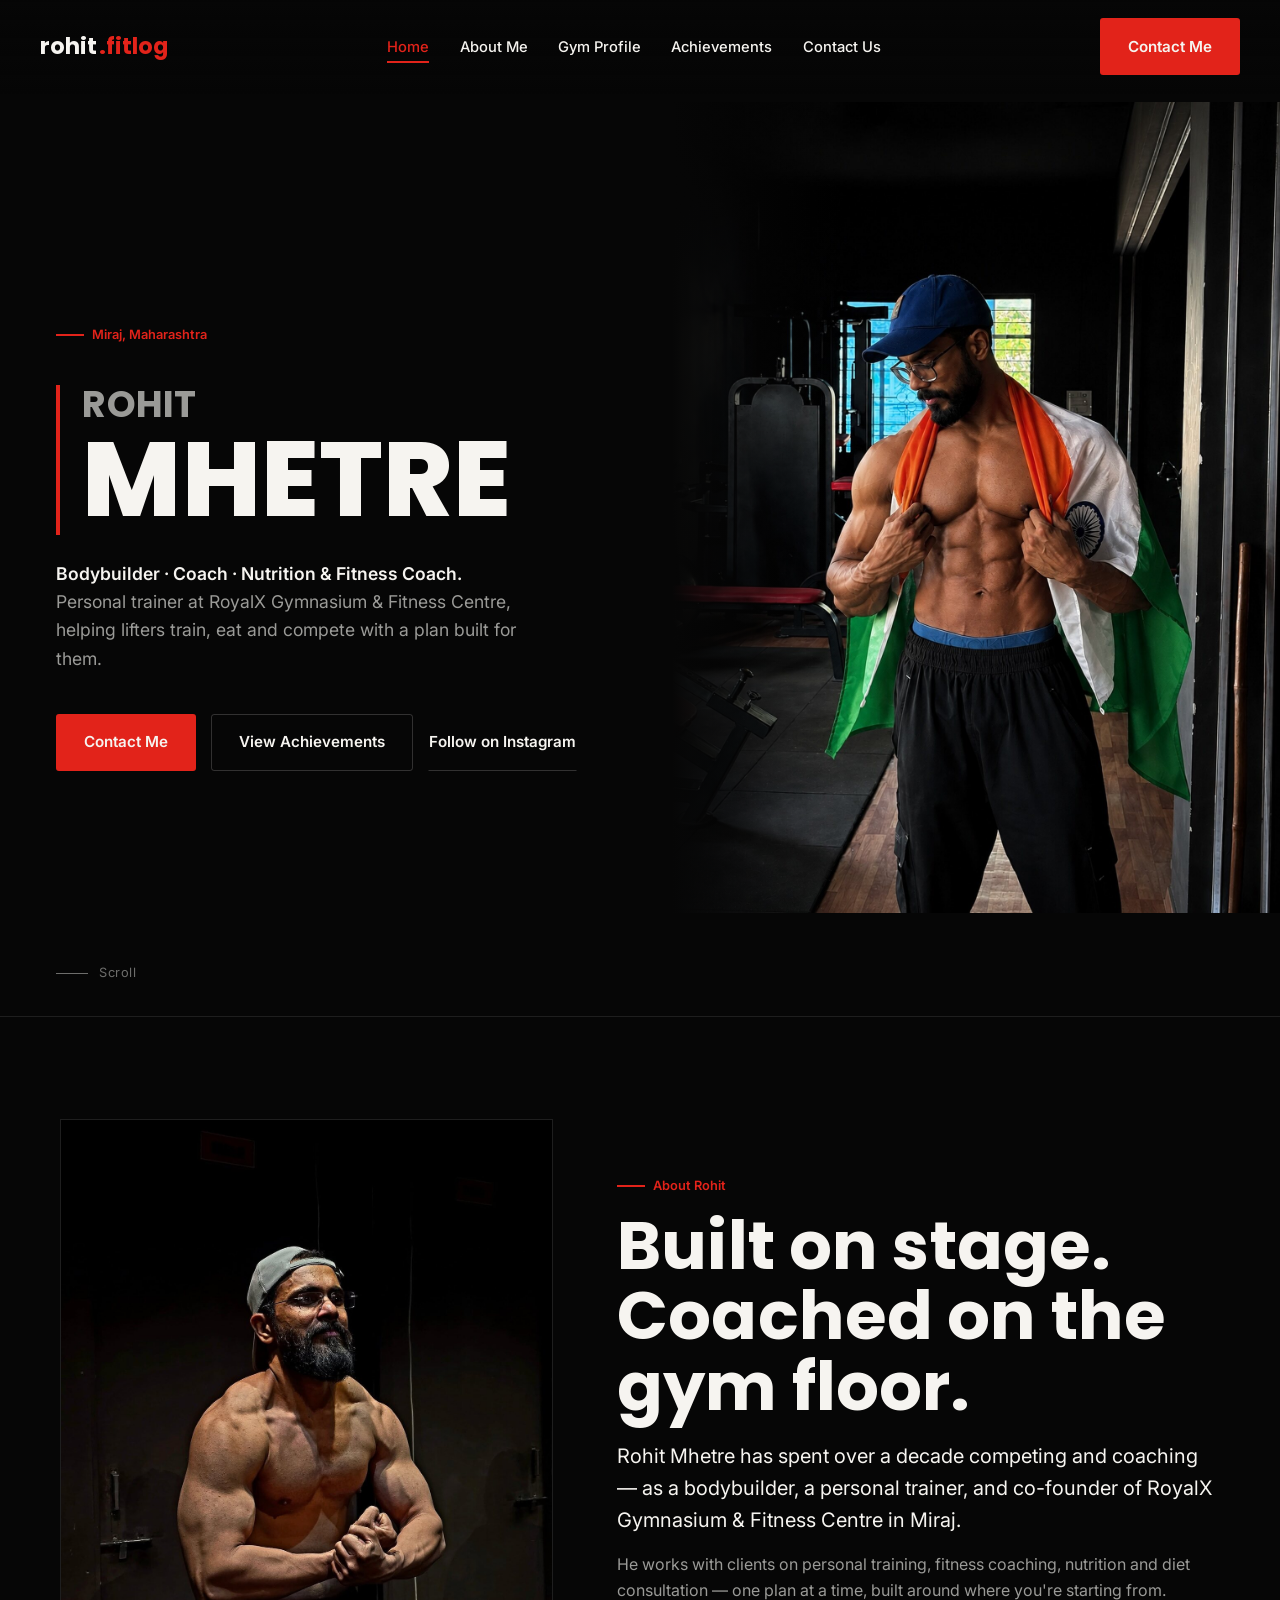
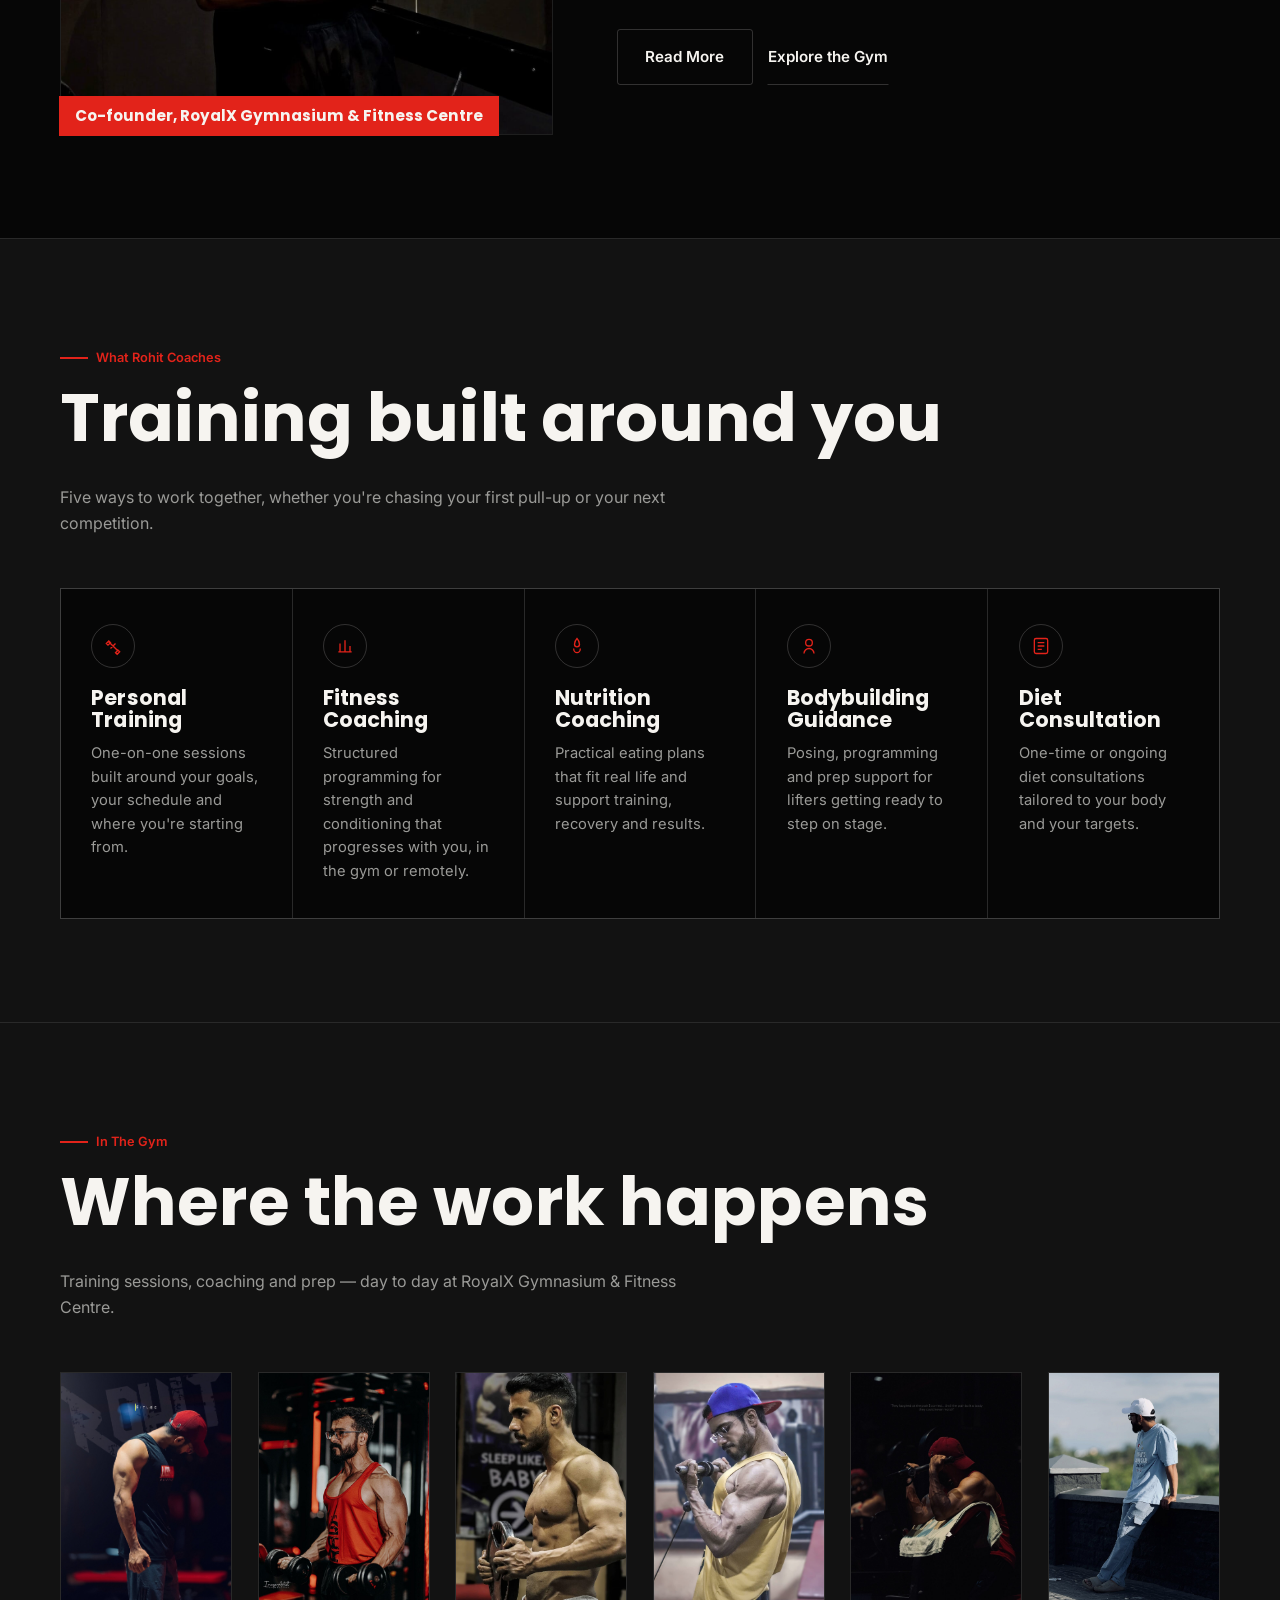
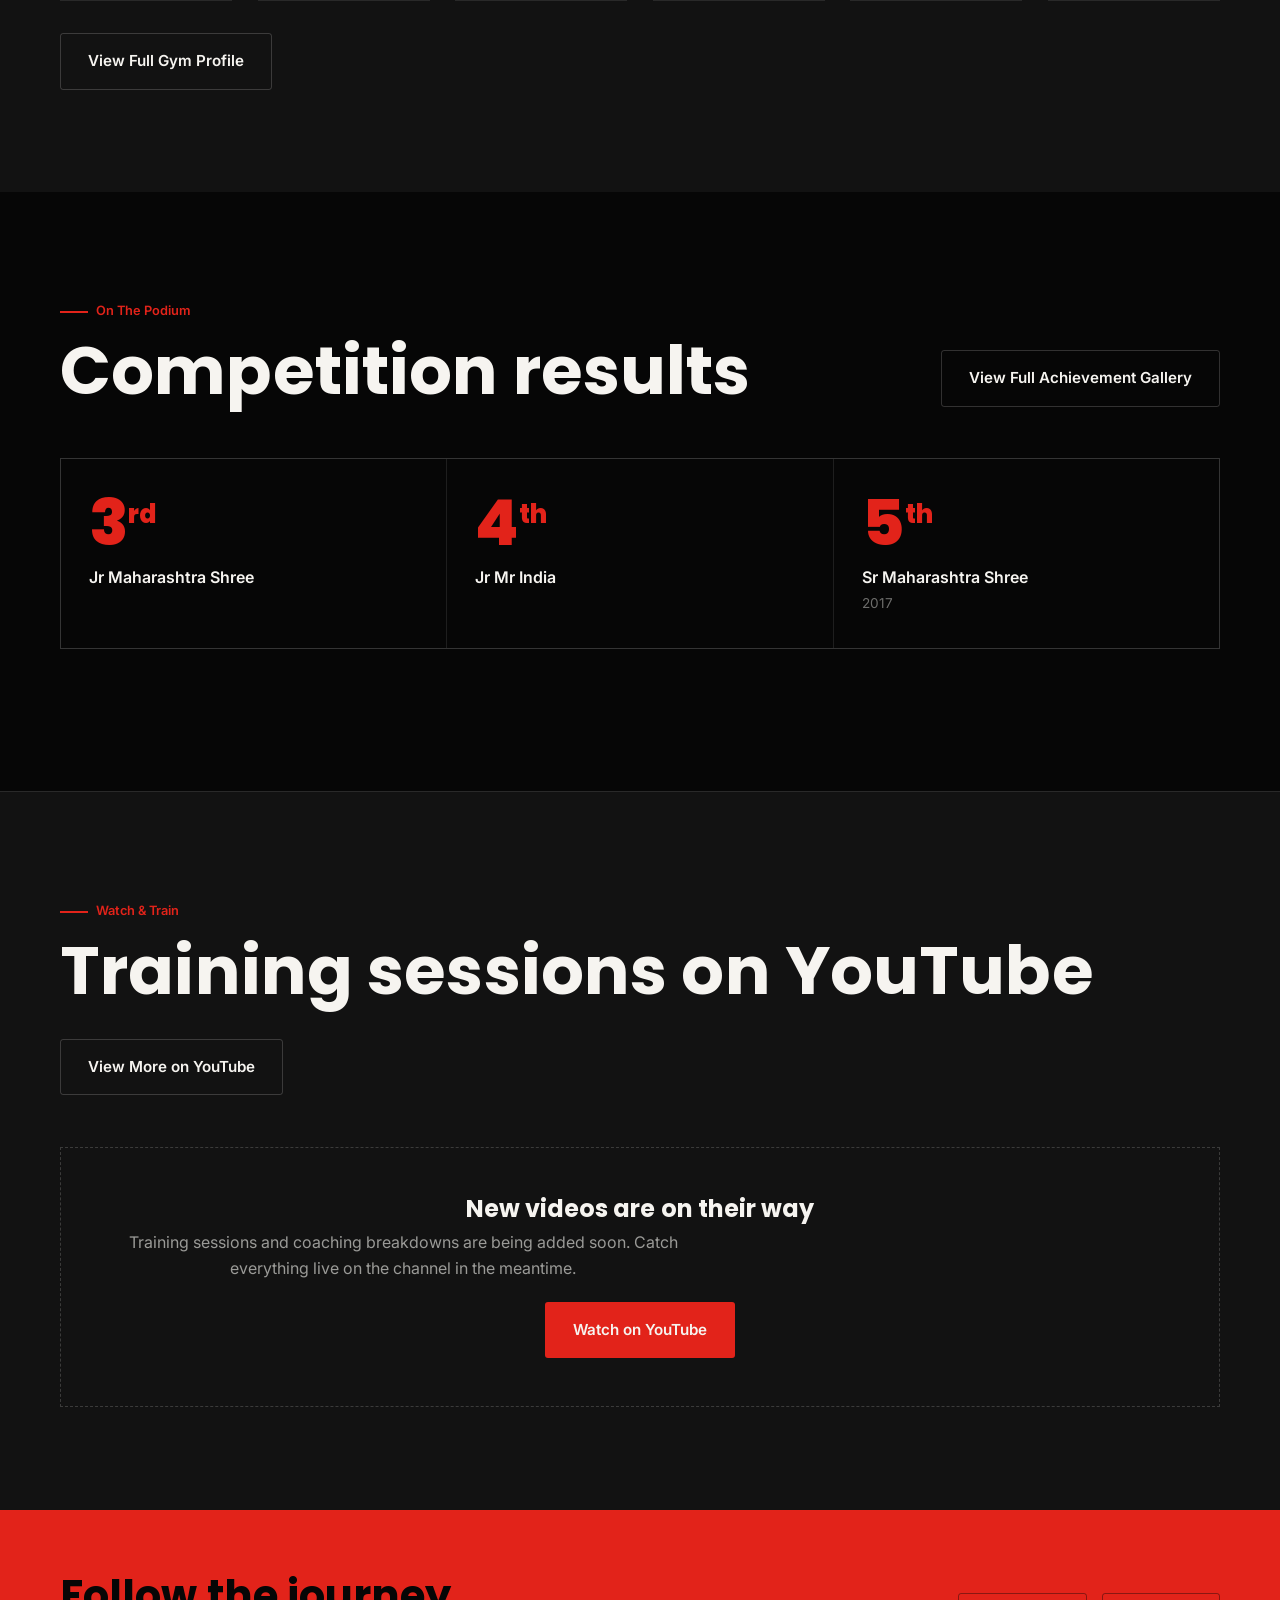
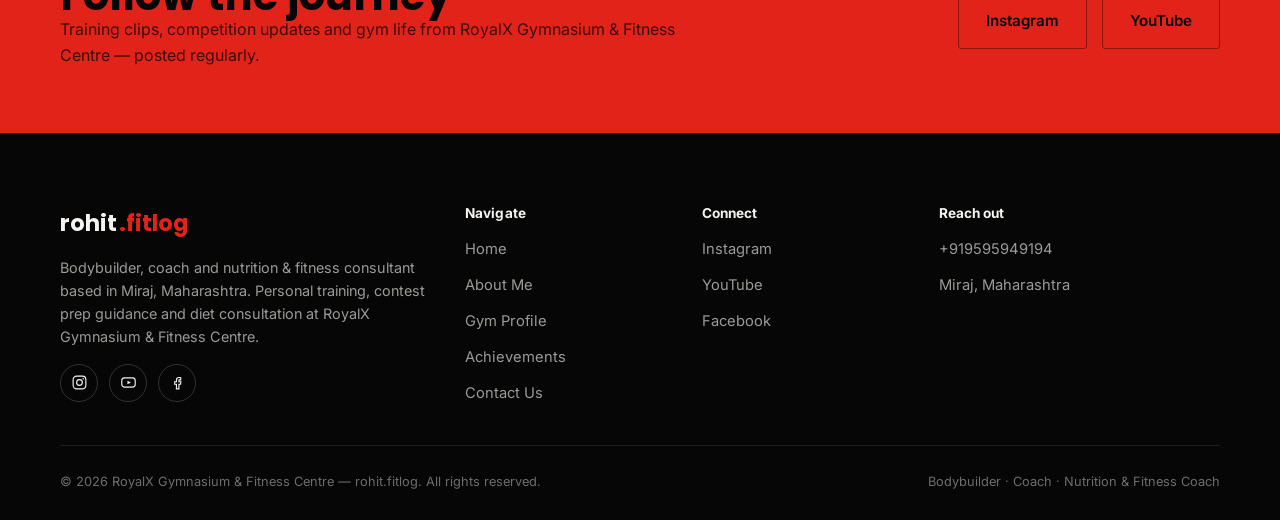
<file: index.html>
<!doctype html>
<html lang="en">
<head>
<meta charset="UTF-8" />
<meta name="viewport" content="width=device-width, initial-scale=1" />
<title>Rohit Mhetre | Bodybuilder &amp; Fitness Coach | rohit.fitlog</title>
<meta name="description" content="Rohit Mhetre — Bodybuilder, Fitness Coach, Nutrition Coach and Personal Trainer at RoyalX Gymnasium & Fitness Centre, Miraj, Maharashtra." />
<meta property="og:title" content="Rohit Mhetre | Bodybuilder & Fitness Coach | rohit.fitlog" />
<meta property="og:description" content="Bodybuilder, Fitness Coach, Nutrition Coach and Personal Trainer from Miraj, Maharashtra." />
<meta property="og:type" content="website" />
<meta property="og:image" content="assets/img/hero-main.jpg" />
<link rel="icon" href="data:," />
<link rel="preconnect" href="https://fonts.googleapis.com" />
<link rel="preconnect" href="https://fonts.gstatic.com" crossorigin />
<link href="https://fonts.googleapis.com/css2?family=Poppins:wght@600;700;800&family=Inter:wght@400;500;600;700&display=swap" rel="stylesheet" />
<link rel="stylesheet" href="css/style.css" />
</head>
<body>

<div id="site-header"></div>

<main>

  <section class="hero">
    <div class="hero-media">
      <img src="assets/img/hero-main.jpg" alt="Rohit Mhetre draped in the Indian flag after a training session" />
    </div>
    <div class="hero-copy">
      <span class="h-kicker">Miraj, Maharashtra</span>
      <h1 class="display-1 name-line">
        <span class="first">ROHIT</span>
        <span class="last">MHETRE</span>
      </h1>
      <p class="hero-role"><strong>Bodybuilder · Coach · Nutrition &amp; Fitness Coach.</strong> Personal trainer at RoyalX Gymnasium &amp; Fitness Centre, helping lifters train, eat and compete with a plan built for them.</p>
      <div class="btn-row">
        <a class="btn btn-primary" href="contact.html">Contact Me</a>
        <a class="btn btn-outline" href="achievements.html">View Achievements</a>
        <a class="btn btn-ghost" href="https://www.instagram.com/rohit.fitlog" target="_blank" rel="noopener">Follow on Instagram</a>
      </div>
    </div>
    <div class="scroll-cue"><span class="line"></span> Scroll</div>
  </section>

  <section aria-labelledby="about-preview-heading">
    <div class="container">
      <div class="split" data-reveal>
        <div class="split-media">
          <img src="assets/img/about-main.jpg" alt="Rohit Mhetre flexing a front double biceps pose in the gym" loading="lazy" />
          <span class="tag">Co-founder, RoyalX Gymnasium &amp; Fitness Centre</span>
        </div>
        <div>
          <span class="h-kicker">About Rohit</span>
          <h2 id="about-preview-heading" class="display-2">Built on stage. Coached on the gym floor.</h2>
          <p class="lede" style="margin-top:1.1rem;">Rohit Mhetre has spent over a decade competing and coaching — as a bodybuilder, a personal trainer, and co-founder of RoyalX Gymnasium &amp; Fitness Centre in Miraj.</p>
          <p style="margin-top:1rem;">He works with clients on personal training, fitness coaching, nutrition and diet consultation — one plan at a time, built around where you're starting from.</p>
          <div class="btn-row" style="margin-top:1.6rem;">
            <a class="btn btn-outline" href="about.html">Read More</a>
            <a class="btn btn-ghost" href="gym-profile.html">Explore the Gym</a>
          </div>
        </div>
      </div>
    </div>
  </section>

  <section class="surface bordered-top" aria-labelledby="expertise-heading">
    <div class="container">
      <div class="section-head" data-reveal>
        <div>
          <span class="h-kicker">What Rohit Coaches</span>
          <h2 id="expertise-heading" class="display-2">Training built around you</h2>
        </div>
        <p>Five ways to work together, whether you're chasing your first pull-up or your next competition.</p>
      </div>

      <div class="grid-cards cols-5" data-reveal>
        <div class="card">
          <span class="ic" style="margin-bottom:1.2rem;">
            <svg viewBox="0 0 24 24" fill="none" stroke="currentColor" stroke-width="1.6"><path d="M6.5 6.5l11 11M4 9l3-3 2 2-3 3zM15 20l3-3 2 2-3 3zM9 15l6-6"/></svg>
          </span>
          <h3>Personal Training</h3>
          <p>One-on-one sessions built around your goals, your schedule and where you're starting from.</p>
        </div>
        <div class="card">
          <span class="ic" style="margin-bottom:1.2rem;">
            <svg viewBox="0 0 24 24" fill="none" stroke="currentColor" stroke-width="1.6"><path d="M4 19h16M6 19V9M12 19V5M18 19v-7"/></svg>
          </span>
          <h3>Fitness Coaching</h3>
          <p>Structured programming for strength and conditioning that progresses with you, in the gym or remotely.</p>
        </div>
        <div class="card">
          <span class="ic" style="margin-bottom:1.2rem;">
            <svg viewBox="0 0 24 24" fill="none" stroke="currentColor" stroke-width="1.6"><path d="M12 3c2 2 3 4.5 3 7a3 3 0 01-6 0c0-2.5 1-5 3-7z"/><path d="M8 15c0 3 2 5 4 5s4-2 4-5"/></svg>
          </span>
          <h3>Nutrition Coaching</h3>
          <p>Practical eating plans that fit real life and support training, recovery and results.</p>
        </div>
        <div class="card">
          <span class="ic" style="margin-bottom:1.2rem;">
            <svg viewBox="0 0 24 24" fill="none" stroke="currentColor" stroke-width="1.6"><circle cx="12" cy="8" r="4"/><path d="M6 21c0-3.3 2.7-6 6-6s6 2.7 6 6"/></svg>
          </span>
          <h3>Bodybuilding Guidance</h3>
          <p>Posing, programming and prep support for lifters getting ready to step on stage.</p>
        </div>
        <div class="card">
          <span class="ic" style="margin-bottom:1.2rem;">
            <svg viewBox="0 0 24 24" fill="none" stroke="currentColor" stroke-width="1.6"><rect x="4" y="3" width="16" height="18" rx="2"/><path d="M8 8h8M8 12h8M8 16h5"/></svg>
          </span>
          <h3>Diet Consultation</h3>
          <p>One-time or ongoing diet consultations tailored to your body and your targets.</p>
        </div>
      </div>
    </div>
  </section>

  <section class="surface bordered-top" aria-labelledby="gym-heading">
    <div class="container">
      <div class="section-head" data-reveal>
        <div>
          <span class="h-kicker">In The Gym</span>
          <h2 id="gym-heading" class="display-2">Where the work happens</h2>
        </div>
        <p>Training sessions, coaching and prep — day to day at RoyalX Gymnasium &amp; Fitness Centre.</p>
      </div>
      <div class="photo-strip" id="gymStrip" data-reveal>
        <figure><img src="assets/img/hero-alt.jpg" alt="Rohit Mhetre bicep flex in the gym, rohit.fitlog branding" loading="lazy" /></figure>
        <figure><img src="assets/img/training-01.jpg" alt="Rohit Mhetre performing a dumbbell curl" loading="lazy" /></figure>
        <figure><img src="assets/img/pose-01.jpg" alt="Rohit Mhetre posing under red gym lighting" loading="lazy" /></figure>
        <figure><img src="assets/img/training-03.jpg" alt="Rohit Mhetre loading a weight plate" loading="lazy" /></figure>
        <figure><img src="assets/img/coaching-01.jpg" alt="Rohit Mhetre coaching a session in the gym" loading="lazy" /></figure>
        <figure><img src="assets/img/lifestyle-01.jpg" alt="Rohit Mhetre outdoors, casual portrait" loading="lazy" /></figure>
      </div>
      <div class="btn-row" style="margin-top:2rem;">
        <a class="btn btn-outline" href="gym-profile.html">View Full Gym Profile</a>
      </div>
    </div>
  </section>

  <section aria-labelledby="achievements-preview-heading">
    <div class="container">
      <div class="section-head" data-reveal>
        <div>
          <span class="h-kicker">On The Podium</span>
          <h2 id="achievements-preview-heading" class="display-2">Competition results</h2>
        </div>
        <a class="btn btn-outline" href="achievements.html">View Full Achievement Gallery</a>
      </div>

      <div class="stat-row" data-reveal>
        <div class="stat">
          <span class="place">3<sup>rd</sup></span>
          <span class="meta">Jr Maharashtra Shree</span>
        </div>
        <div class="stat">
          <span class="place">4<sup>th</sup></span>
          <span class="meta">Jr Mr India</span>
        </div>
        <div class="stat">
          <span class="place">5<sup>th</sup></span>
          <span class="meta">Sr Maharashtra Shree</span>
          <span class="year">2017</span>
        </div>
      </div>
    </div>
  </section>

  <section class="surface bordered-top" aria-labelledby="video-heading">
    <div class="container">
      <div class="section-head" data-reveal>
        <div>
          <span class="h-kicker">Watch &amp; Train</span>
          <h2 id="video-heading" class="display-2">Training sessions on YouTube</h2>
        </div>
        <a class="btn btn-outline" href="https://youtube.com/@rohitfitlog4048" target="_blank" rel="noopener">View More on YouTube</a>
      </div>
      <div class="video-grid" id="videoGrid" data-reveal></div>
    </div>
  </section>

  <section class="band" aria-labelledby="social-cta-heading">
    <div class="container">
      <div>
        <h2 id="social-cta-heading" class="display-3">Follow the journey</h2>
        <p>Training clips, competition updates and gym life from RoyalX Gymnasium &amp; Fitness Centre — posted regularly.</p>
      </div>
      <div class="btn-row">
        <a class="btn btn-outline" href="https://www.instagram.com/rohit.fitlog" target="_blank" rel="noopener">Instagram</a>
        <a class="btn btn-outline" href="https://youtube.com/@rohitfitlog4048" target="_blank" rel="noopener">YouTube</a>
      </div>
    </div>
  </section>

</main>

<div id="site-footer"></div>

<script src="js/videos-data.js"></script>
<script src="js/render-videos.js"></script>
<script src="js/lightbox.js"></script>
<script src="js/components.js"></script>
<script>
  document.addEventListener("DOMContentLoaded", function () {
    initLightbox("#gymStrip figure");
  });
</script>
</body>
</html>
</file>
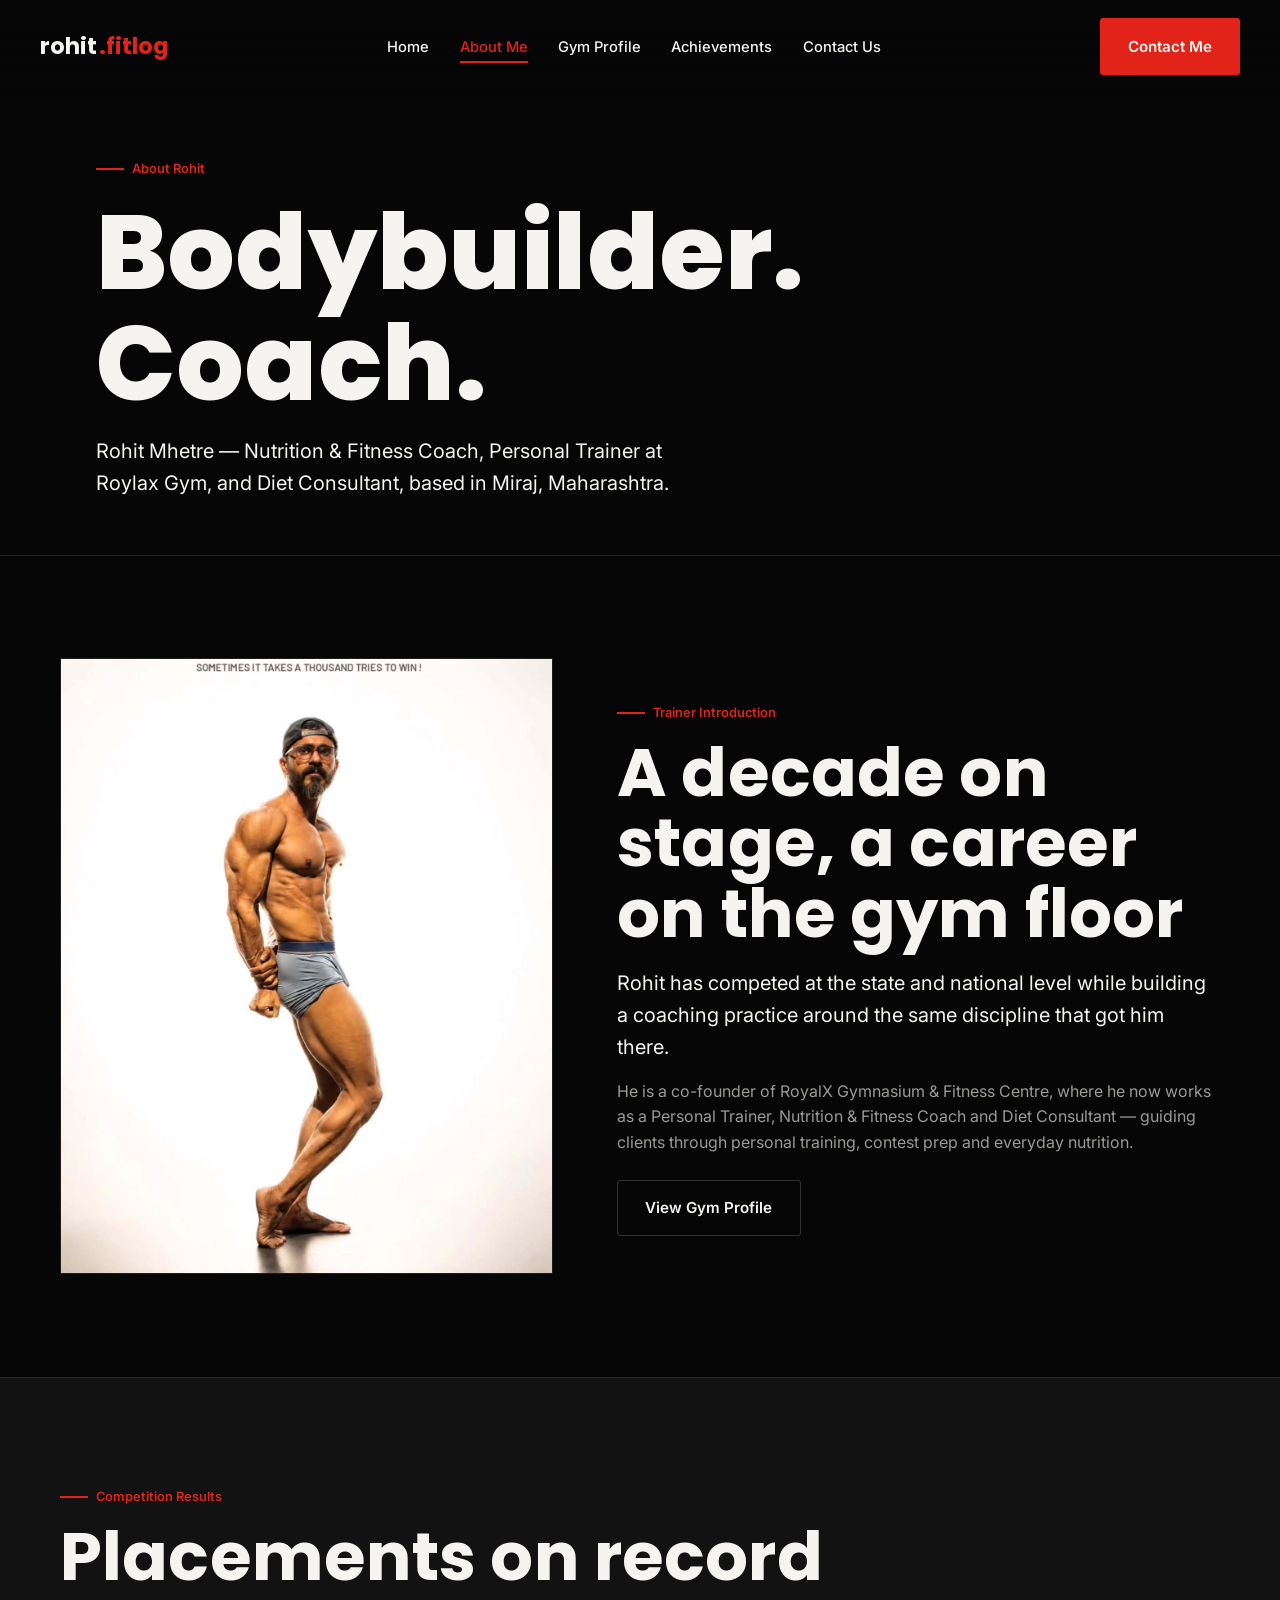
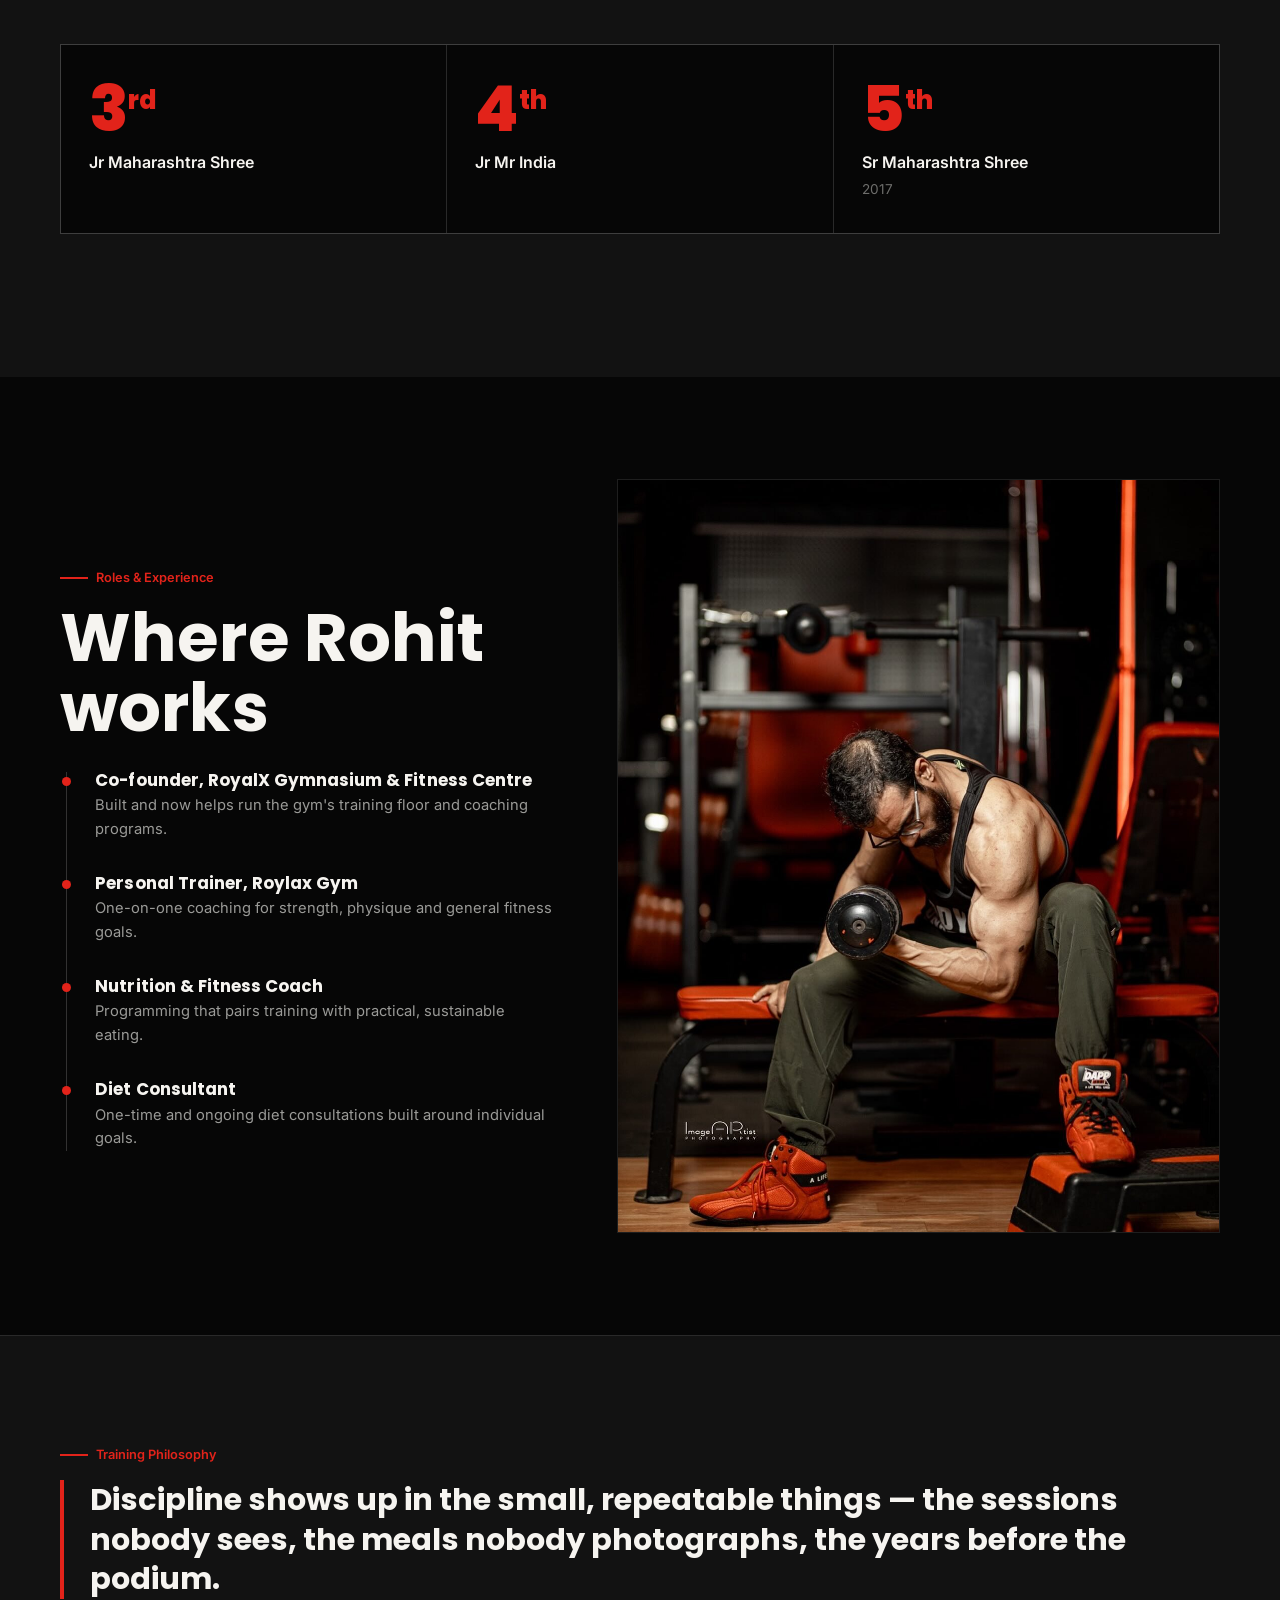
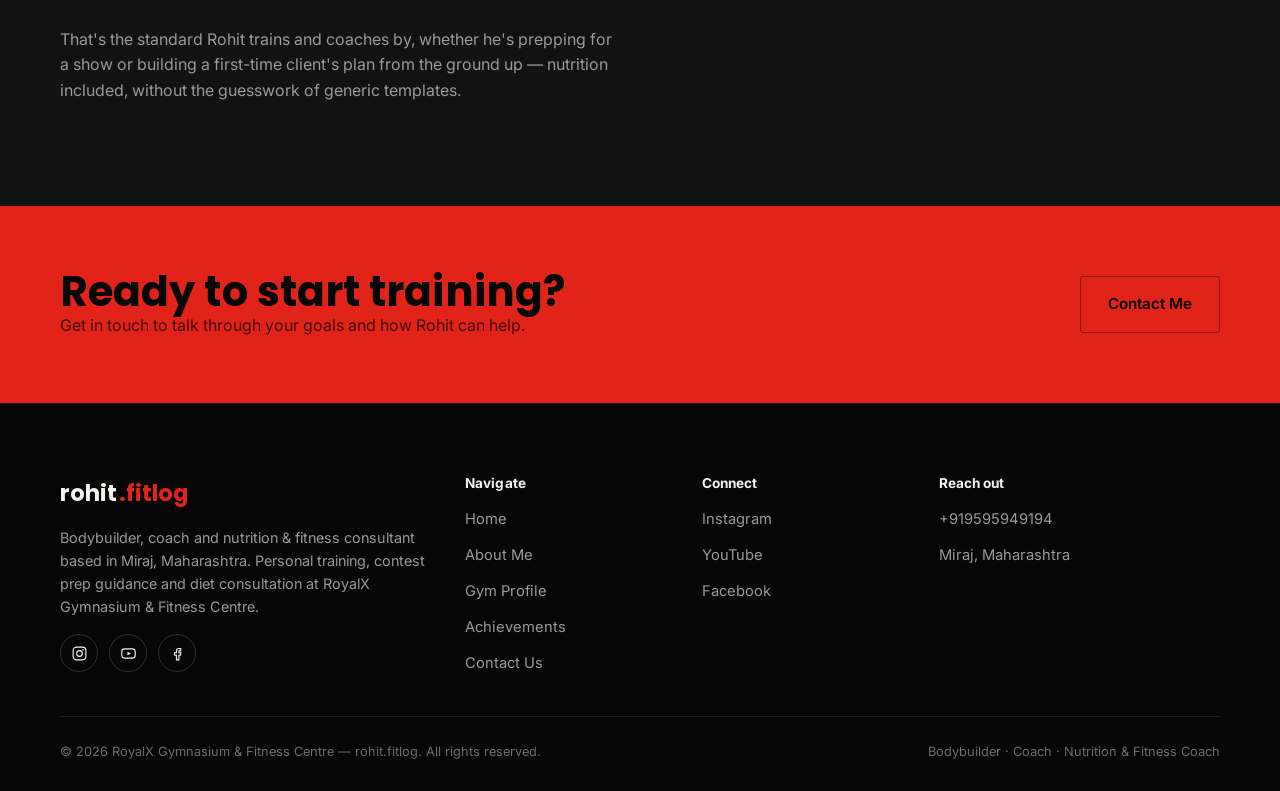
<file: about.html>
<!doctype html>
<html lang="en">
<head>
<meta charset="UTF-8" />
<meta name="viewport" content="width=device-width, initial-scale=1" />
<title>About Rohit Mhetre | Bodybuilder &amp; Coach | rohit.fitlog</title>
<meta name="description" content="Rohit Mhetre — Bodybuilder, Fitness Coach, Nutrition Coach and Personal Trainer from Miraj, Maharashtra. Competition results, coaching roles and training philosophy." />
<meta property="og:title" content="About Rohit Mhetre | rohit.fitlog" />
<meta property="og:description" content="Bodybuilder, Fitness Coach, Nutrition Coach and Personal Trainer from Miraj, Maharashtra." />
<meta property="og:type" content="profile" />
<meta property="og:image" content="assets/img/about-main.jpg" />
<link rel="icon" href="data:," />
<link rel="preconnect" href="https://fonts.googleapis.com" />
<link rel="preconnect" href="https://fonts.gstatic.com" crossorigin />
<link href="https://fonts.googleapis.com/css2?family=Poppins:wght@600;700;800&family=Inter:wght@400;500;600;700&display=swap" rel="stylesheet" />
<link rel="stylesheet" href="css/style.css" />
</head>
<body>

<div id="site-header"></div>

<main>

  <section class="page-hero">
    <div class="container">
      <span class="h-kicker">About Rohit</span>
      <h1 class="display-1">Bodybuilder.<br />Coach.</h1>
      <p class="lede">Rohit Mhetre — Nutrition &amp; Fitness Coach, Personal Trainer at Roylax Gym, and Diet Consultant, based in Miraj, Maharashtra.</p>
    </div>
  </section>

  <section aria-labelledby="intro-heading">
    <div class="container">
      <div class="split" data-reveal>
        <div class="split-media">
          <img src="assets/img/about-fullbody.jpg" alt="Rohit Mhetre in competition stage pose" loading="lazy" />
        </div>
        <div>
          <span class="h-kicker">Trainer Introduction</span>
          <h2 id="intro-heading" class="display-2">A decade on stage, a career on the gym floor</h2>
          <p class="lede" style="margin-top:1.1rem;">Rohit has competed at the state and national level while building a coaching practice around the same discipline that got him there.</p>
          <p style="margin-top:1rem;">He is a co-founder of RoyalX Gymnasium &amp; Fitness Centre, where he now works as a Personal Trainer, Nutrition &amp; Fitness Coach and Diet Consultant — guiding clients through personal training, contest prep and everyday nutrition.</p>
          <div class="btn-row" style="margin-top:1.5rem;">
            <a class="btn btn-outline" href="gym-profile.html">View Gym Profile</a>
          </div>
        </div>
      </div>
    </div>
  </section>

  <section class="surface bordered-top" aria-labelledby="results-heading">
    <div class="container">
      <div class="section-head" data-reveal>
        <div>
          <span class="h-kicker">Competition Results</span>
          <h2 id="results-heading" class="display-2">Placements on record</h2>
        </div>
      </div>
      <div class="stat-row" data-reveal>
        <div class="stat">
          <span class="place">3<sup>rd</sup></span>
          <span class="meta">Jr Maharashtra Shree</span>
        </div>
        <div class="stat">
          <span class="place">4<sup>th</sup></span>
          <span class="meta">Jr Mr India</span>
        </div>
        <div class="stat">
          <span class="place">5<sup>th</sup></span>
          <span class="meta">Sr Maharashtra Shree</span>
          <span class="year">2017</span>
        </div>
      </div>
    </div>
  </section>

  <section aria-labelledby="roles-heading">
    <div class="container">
      <div class="split reverse" data-reveal>
        <div class="split-media">
          <img src="assets/img/about-back.jpg" alt="Rohit Mhetre back double biceps pose" loading="lazy" />
        </div>
        <div>
          <span class="h-kicker">Roles &amp; Experience</span>
          <h2 id="roles-heading" class="display-2">Where Rohit works</h2>
          <div class="timeline" style="margin-top:1.75rem;">
            <div class="timeline-item">
              <h4>Co-founder, RoyalX Gymnasium &amp; Fitness Centre</h4>
              <p>Built and now helps run the gym's training floor and coaching programs.</p>
            </div>
            <div class="timeline-item">
              <h4>Personal Trainer, Roylax Gym</h4>
              <p>One-on-one coaching for strength, physique and general fitness goals.</p>
            </div>
            <div class="timeline-item">
              <h4>Nutrition &amp; Fitness Coach</h4>
              <p>Programming that pairs training with practical, sustainable eating.</p>
            </div>
            <div class="timeline-item">
              <h4>Diet Consultant</h4>
              <p>One-time and ongoing diet consultations built around individual goals.</p>
            </div>
          </div>
        </div>
      </div>
    </div>
  </section>

  <section class="surface bordered-top" aria-labelledby="philosophy-heading">
    <div class="container">
      <span class="h-kicker">Training Philosophy</span>
      <h2 id="philosophy-heading" class="visually-hidden">Training philosophy</h2>
      <p class="quote" data-reveal>Discipline shows up in the small, repeatable things — the sessions nobody sees, the meals nobody photographs, the years before the podium.</p>
      <p style="margin-top:1.75rem; max-width:56ch;">That's the standard Rohit trains and coaches by, whether he's prepping for a show or building a first-time client's plan from the ground up — nutrition included, without the guesswork of generic templates.</p>
    </div>
  </section>

  <section class="band" aria-labelledby="about-cta-heading">
    <div class="container">
      <div>
        <h2 id="about-cta-heading" class="display-3">Ready to start training?</h2>
        <p>Get in touch to talk through your goals and how Rohit can help.</p>
      </div>
      <div class="btn-row">
        <a class="btn btn-outline" href="contact.html">Contact Me</a>
      </div>
    </div>
  </section>

</main>

<div id="site-footer"></div>

<script src="js/components.js"></script>
</body>
</html>
</file>
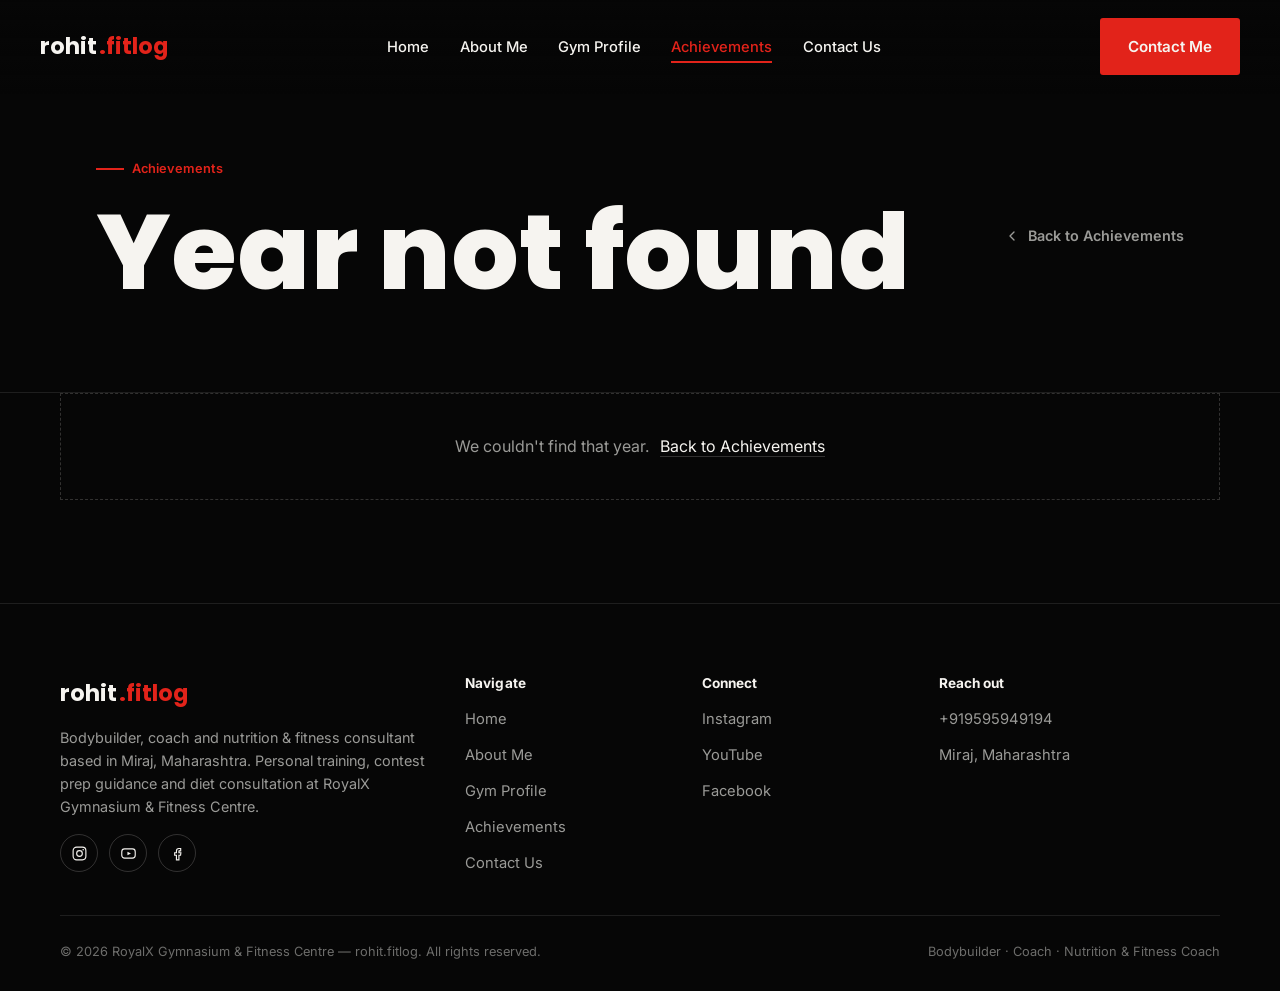
<file: achievement-year.html>
<!doctype html>
<html lang="en">
<head>
<meta charset="UTF-8" />
<meta name="viewport" content="width=device-width, initial-scale=1" />
<title>Achievements | Rohit Mhetre | rohit.fitlog</title>
<meta name="description" content="Bodybuilding competition photos from a single year of Rohit Mhetre's career." />
<link rel="icon" href="data:," />
<link rel="preconnect" href="https://fonts.googleapis.com" />
<link rel="preconnect" href="https://fonts.gstatic.com" crossorigin />
<link href="https://fonts.googleapis.com/css2?family=Poppins:wght@600;700;800&family=Inter:wght@400;500;600;700&display=swap" rel="stylesheet" />
<link rel="stylesheet" href="css/style.css" />
</head>
<body>

<div id="site-header"></div>

<main>

  <section class="page-hero" style="padding-bottom:2rem;">
    <div class="container">
      <div class="year-detail-head">
        <div>
          <span class="h-kicker">Achievements</span>
          <h1 class="display-1" id="yearTitle">—</h1>
          <p id="yearCount" style="margin-top:0.75rem;"></p>
        </div>
        <a class="back-link" href="achievements.html">
          <svg viewBox="0 0 24 24" fill="none" stroke="currentColor" stroke-width="2" stroke-linecap="round" stroke-linejoin="round"><polyline points="15 18 9 12 15 6"/></svg>
          Back to Achievements
        </a>
      </div>
    </div>
  </section>

  <section style="padding-top:0;">
    <div class="container">
      <div class="masonry" id="yearGallery"></div>
      <div class="empty-note" id="yearNotFound" style="display:none;">
        We couldn't find that year. <a class="btn-ghost" href="achievements.html" style="margin-left:0.4rem;">Back to Achievements</a>
      </div>
    </div>
  </section>

</main>

<div id="site-footer"></div>

<script src="js/achievements-data.js"></script>
<script src="js/lightbox.js"></script>
<script src="js/render-achievement-year.js"></script>
<script src="js/components.js"></script>
</body>
</html>
</file>
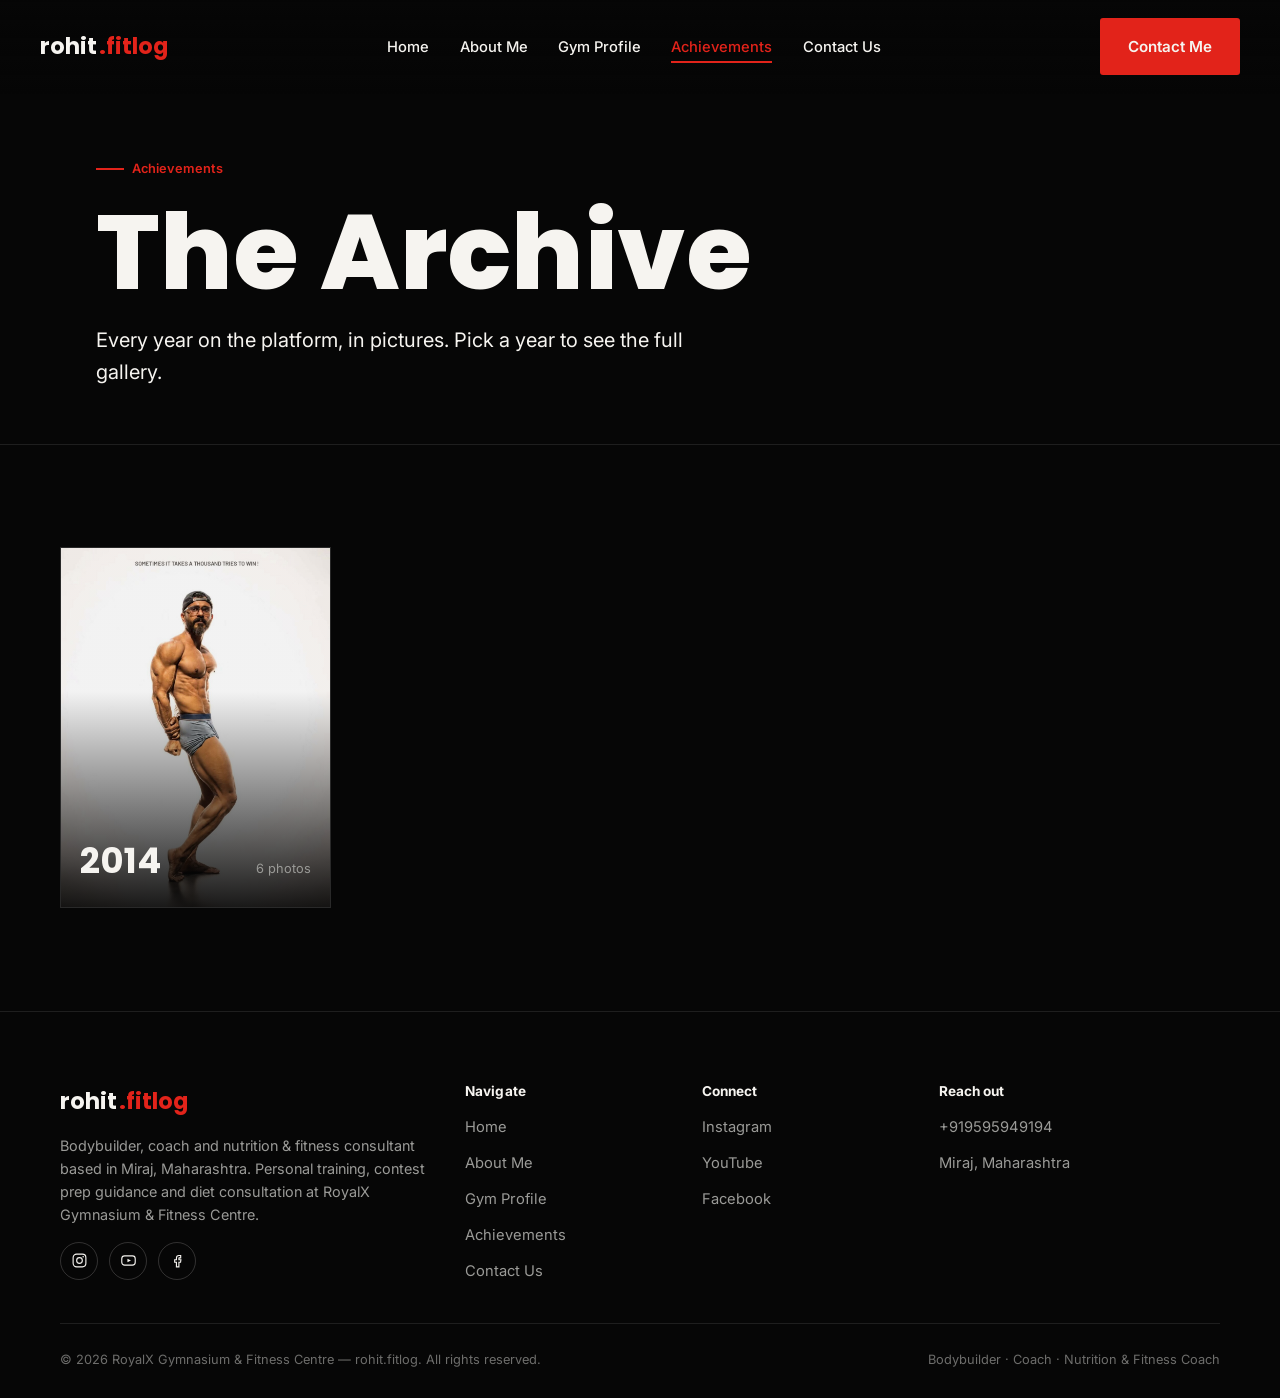
<file: achievements.html>
<!doctype html>
<html lang="en">
<head>
<meta charset="UTF-8" />
<meta name="viewport" content="width=device-width, initial-scale=1" />
<title>Achievements | Rohit Mhetre | rohit.fitlog</title>
<meta name="description" content="A year-by-year archive of Rohit Mhetre's bodybuilding competitions and milestones." />
<meta property="og:title" content="Achievements | Rohit Mhetre" />
<meta property="og:description" content="A year-by-year archive of Rohit Mhetre's bodybuilding competitions and milestones." />
<meta property="og:type" content="website" />
<link rel="icon" href="data:," />
<link rel="preconnect" href="https://fonts.googleapis.com" />
<link rel="preconnect" href="https://fonts.gstatic.com" crossorigin />
<link href="https://fonts.googleapis.com/css2?family=Poppins:wght@600;700;800&family=Inter:wght@400;500;600;700&display=swap" rel="stylesheet" />
<link rel="stylesheet" href="css/style.css" />
</head>
<body>

<div id="site-header"></div>

<main>

  <section class="page-hero">
    <div class="container">
      <span class="h-kicker">Achievements</span>
      <h1 class="display-1">The Archive</h1>
      <p class="lede">Every year on the platform, in pictures. Pick a year to see the full gallery.</p>
    </div>
  </section>

  <section>
    <div class="container">
      <div class="year-grid" id="yearGrid"></div>
      <div class="empty-note" id="yearGridEmpty" style="display:none;">
        No achievement years are published yet. Check back soon.
      </div>
    </div>
  </section>

</main>

<div id="site-footer"></div>

<script src="js/achievements-data.js"></script>
<script src="js/render-achievements.js"></script>
<script src="js/components.js"></script>
</body>
</html>
</file>
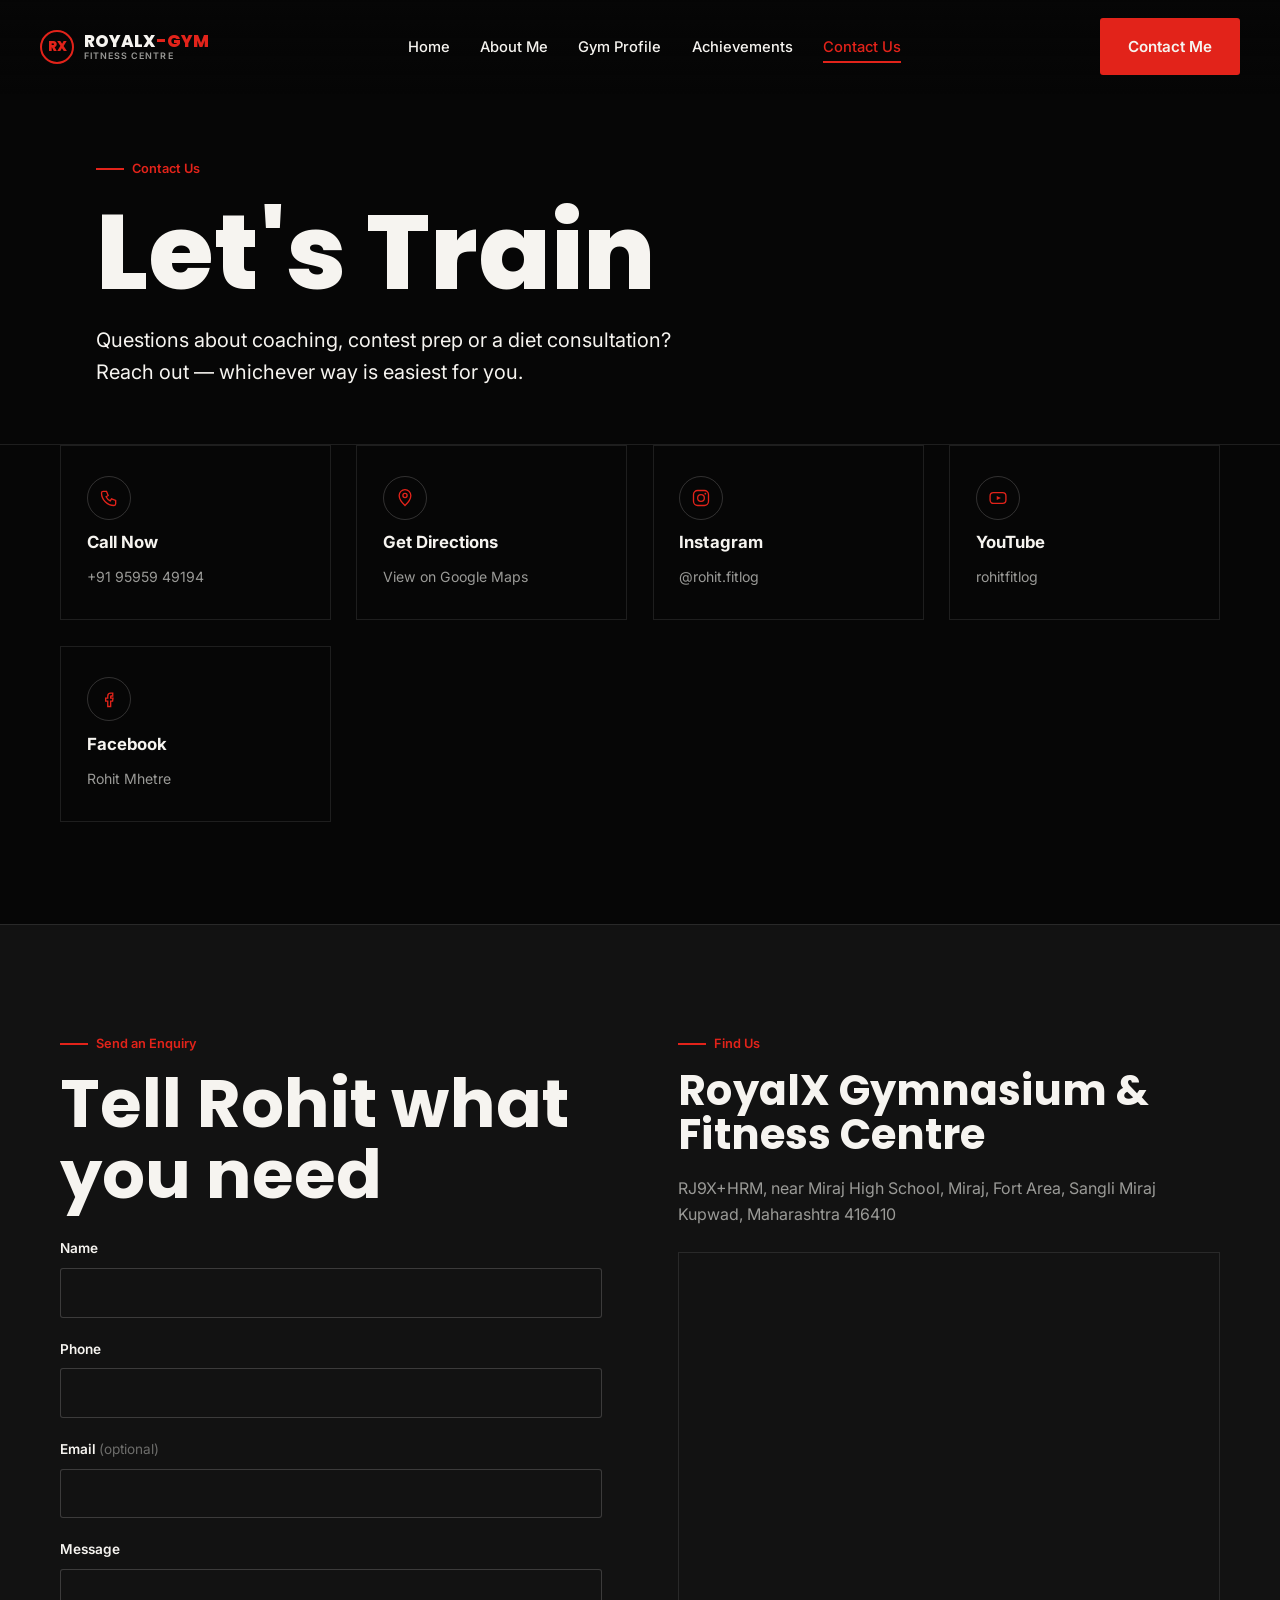
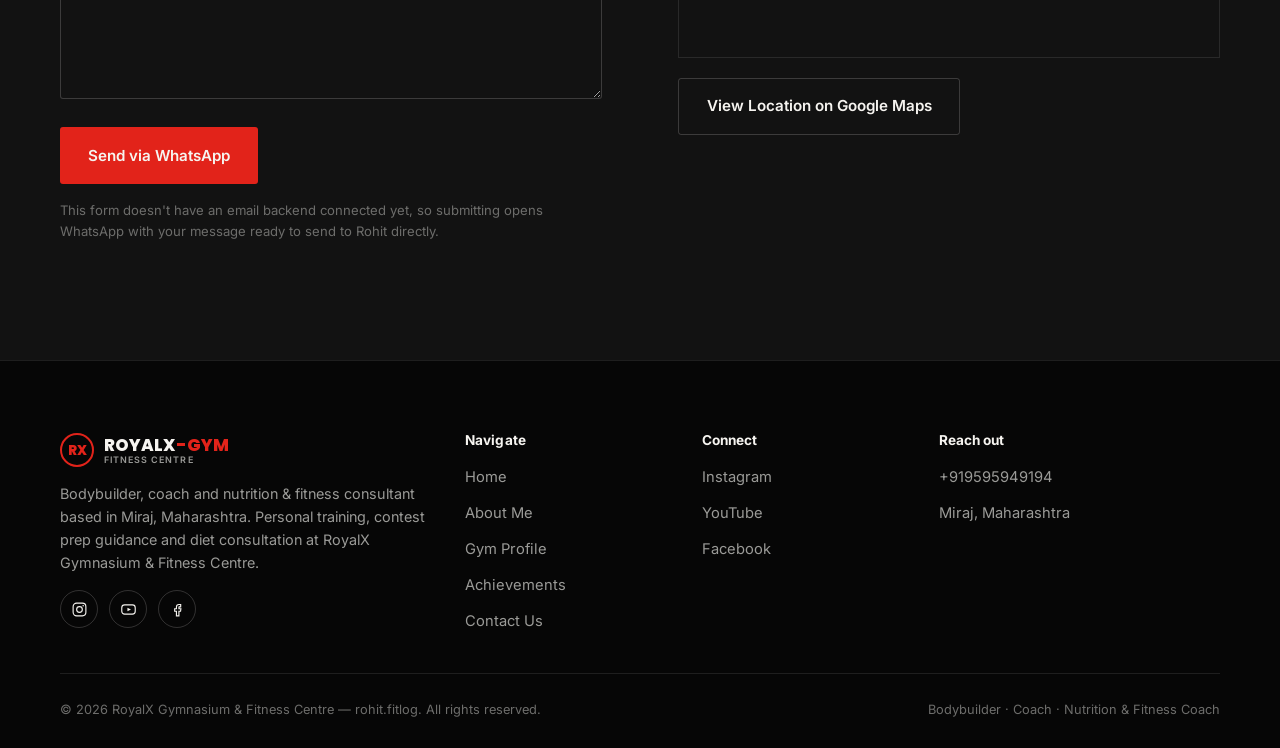
<file: contact.html>
<!doctype html>
<html lang="en">
<head>
<meta charset="UTF-8" />
<meta name="viewport" content="width=device-width, initial-scale=1" />
<title>Contact Rohit Mhetre | RoyalX Gymnasium &amp; Fitness Centre</title>
<meta name="description" content="Get in touch with Rohit Mhetre — call, message on WhatsApp, or find RoyalX Gymnasium & Fitness Centre in Miraj, Maharashtra." />
<meta property="og:title" content="Contact Rohit Mhetre | RoyalX Gymnasium & Fitness Centre" />
<meta property="og:description" content="Call, message, or visit RoyalX Gymnasium & Fitness Centre in Miraj, Maharashtra." />
<meta property="og:type" content="website" />
<link rel="icon" href="data:," />
<link rel="preconnect" href="https://fonts.googleapis.com" />
<link rel="preconnect" href="https://fonts.gstatic.com" crossorigin />
<link href="https://fonts.googleapis.com/css2?family=Poppins:wght@600;700;800&family=Inter:wght@400;500;600;700&display=swap" rel="stylesheet" />
<link rel="stylesheet" href="css/style.css" />
</head>
<body>

<div id="site-header"></div>

<main>

  <section class="page-hero">
    <div class="container">
      <span class="h-kicker">Contact Us</span>
      <h1 class="display-1">Let's Train</h1>
      <p class="lede">Questions about coaching, contest prep or a diet consultation? Reach out — whichever way is easiest for you.</p>
    </div>
  </section>

  <section style="padding-top:0;">
    <div class="container">
      <div class="contact-grid" data-reveal>

        <a class="contact-card" href="tel:+919595949194">
          <span class="ic"><svg viewBox="0 0 24 24" fill="none" stroke="currentColor" stroke-width="1.6"><path d="M5 4h4l2 5-2.5 1.5a11 11 0 005 5L15 13l5 2v4a2 2 0 01-2 2C10 21 3 14 3 6a2 2 0 012-2z"/></svg></span>
          <h3>Call Now</h3>
          <span>+91 95959 49194</span>
        </a>

        <a class="contact-card" href="https://maps.app.goo.gl/d71YyLsRPryVuBZF6" target="_blank" rel="noopener">
          <span class="ic"><svg viewBox="0 0 24 24" fill="none" stroke="currentColor" stroke-width="1.6"><path d="M12 21s7-6.5 7-12a7 7 0 10-14 0c0 5.5 7 12 7 12z"/><circle cx="12" cy="9" r="2.5"/></svg></span>
          <h3>Get Directions</h3>
          <span>View on Google Maps</span>
        </a>

        <a class="contact-card" href="https://www.instagram.com/rohit.fitlog" target="_blank" rel="noopener">
          <span class="ic"><svg viewBox="0 0 24 24" fill="none" stroke="currentColor" stroke-width="1.6"><rect x="3" y="3" width="18" height="18" rx="5"/><circle cx="12" cy="12" r="4"/><circle cx="17.2" cy="6.8" r="1.1" fill="currentColor" stroke="none"/></svg></span>
          <h3>Instagram</h3>
          <span>@rohit.fitlog</span>
        </a>

        <a class="contact-card" href="https://youtube.com/@rohitfitlog4048" target="_blank" rel="noopener">
          <span class="ic"><svg viewBox="0 0 24 24" fill="none" stroke="currentColor" stroke-width="1.6"><rect x="2.5" y="5.5" width="19" height="13" rx="4"/><path d="M10.5 9.5l5 2.5-5 2.5z" fill="currentColor" stroke="none"/></svg></span>
          <h3>YouTube</h3>
          <span>rohitfitlog</span>
        </a>

        <a class="contact-card" href="https://www.facebook.com/813586998740546" target="_blank" rel="noopener">
          <span class="ic"><svg viewBox="0 0 24 24" fill="none" stroke="currentColor" stroke-width="1.6"><path d="M14 8.5h2.5V5H14c-2.2 0-3.5 1.4-3.5 3.6V11H8v3.5h2.5V21H14v-6.5h2.3l.5-3.5h-2.8V9c0-.6.3-1 1-1z"/></svg></span>
          <h3>Facebook</h3>
          <span>Rohit Mhetre</span>
        </a>

      </div>
    </div>
  </section>

  <section class="surface bordered-top" aria-labelledby="form-heading">
    <div class="container">
      <div class="contact-layout">
        <div data-reveal>
          <span class="h-kicker">Send an Enquiry</span>
          <h2 id="form-heading" class="display-2" style="margin-bottom:1.75rem;">Tell Rohit what you need</h2>

          <form id="enquiryForm" novalidate>
            <div class="field">
              <label for="cf-name">Name</label>
              <input type="text" id="cf-name" name="name" autocomplete="name" />
              <span class="err" role="alert"></span>
            </div>
            <div class="field">
              <label for="cf-phone">Phone</label>
              <input type="tel" id="cf-phone" name="phone" autocomplete="tel" />
              <span class="err" role="alert"></span>
            </div>
            <div class="field">
              <label for="cf-email">Email <span style="color:var(--iron-dim); font-weight:400;">(optional)</span></label>
              <input type="email" id="cf-email" name="email" autocomplete="email" />
              <span class="err" role="alert"></span>
            </div>
            <div class="field">
              <label for="cf-message">Message</label>
              <textarea id="cf-message" name="message"></textarea>
              <span class="err" role="alert"></span>
            </div>
            <button type="submit" class="btn btn-primary">Send via WhatsApp</button>
            <p class="form-note">This form doesn't have an email backend connected yet, so submitting opens WhatsApp with your message ready to send to Rohit directly.</p>
            <p class="form-success" id="formSuccess" role="status"></p>
          </form>
        </div>

        <div data-reveal>
          <span class="h-kicker">Find Us</span>
          <h2 class="display-3" style="margin-bottom:1.25rem;">RoyalX Gymnasium &amp; Fitness Centre</h2>
          <p style="margin-bottom:1.5rem;">RJ9X+HRM, near Miraj High School, Miraj, Fort Area, Sangli Miraj Kupwad, Maharashtra 416410</p>
          <div class="map-embed">
            <iframe
              src="https://www.google.com/maps?q=RJ9X%2BHRM%2C%20near%20Miraj%20High%20School%2C%20Miraj%2C%20Fort%20Area%2C%20Sangli%20Miraj%20Kupwad%2C%20Maharashtra%20416410&output=embed"
              title="Map to RoyalX Gymnasium & Fitness Centre, Miraj"
              loading="lazy"
              referrerpolicy="no-referrer-when-downgrade">
            </iframe>
          </div>
          <div class="btn-row" style="margin-top:1.25rem;">
            <a class="btn btn-outline" href="https://maps.app.goo.gl/d71YyLsRPryVuBZF6" target="_blank" rel="noopener">View Location on Google Maps</a>
          </div>
        </div>
      </div>
    </div>
  </section>

</main>

<div id="site-footer"></div>

<script src="js/contact-form.js"></script>
<script src="js/components.js"></script>
</body>
</html>
</file>
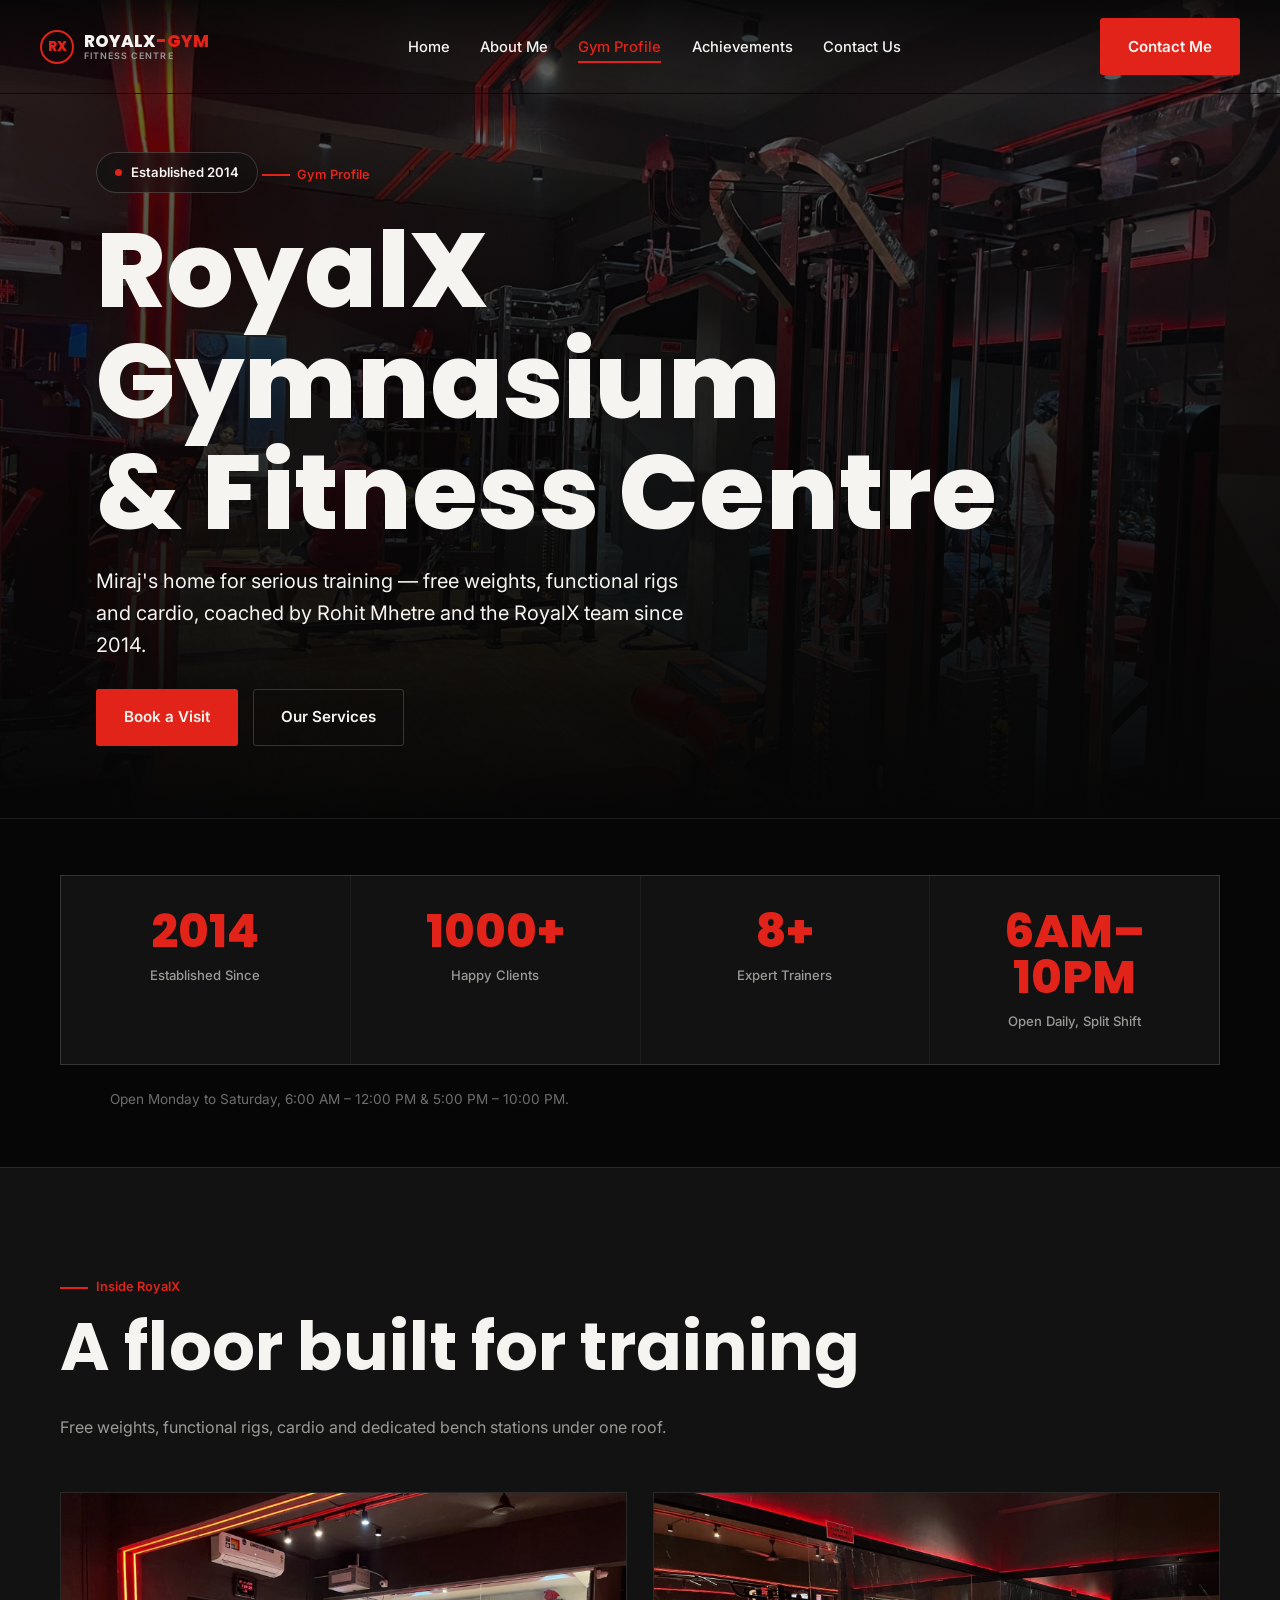
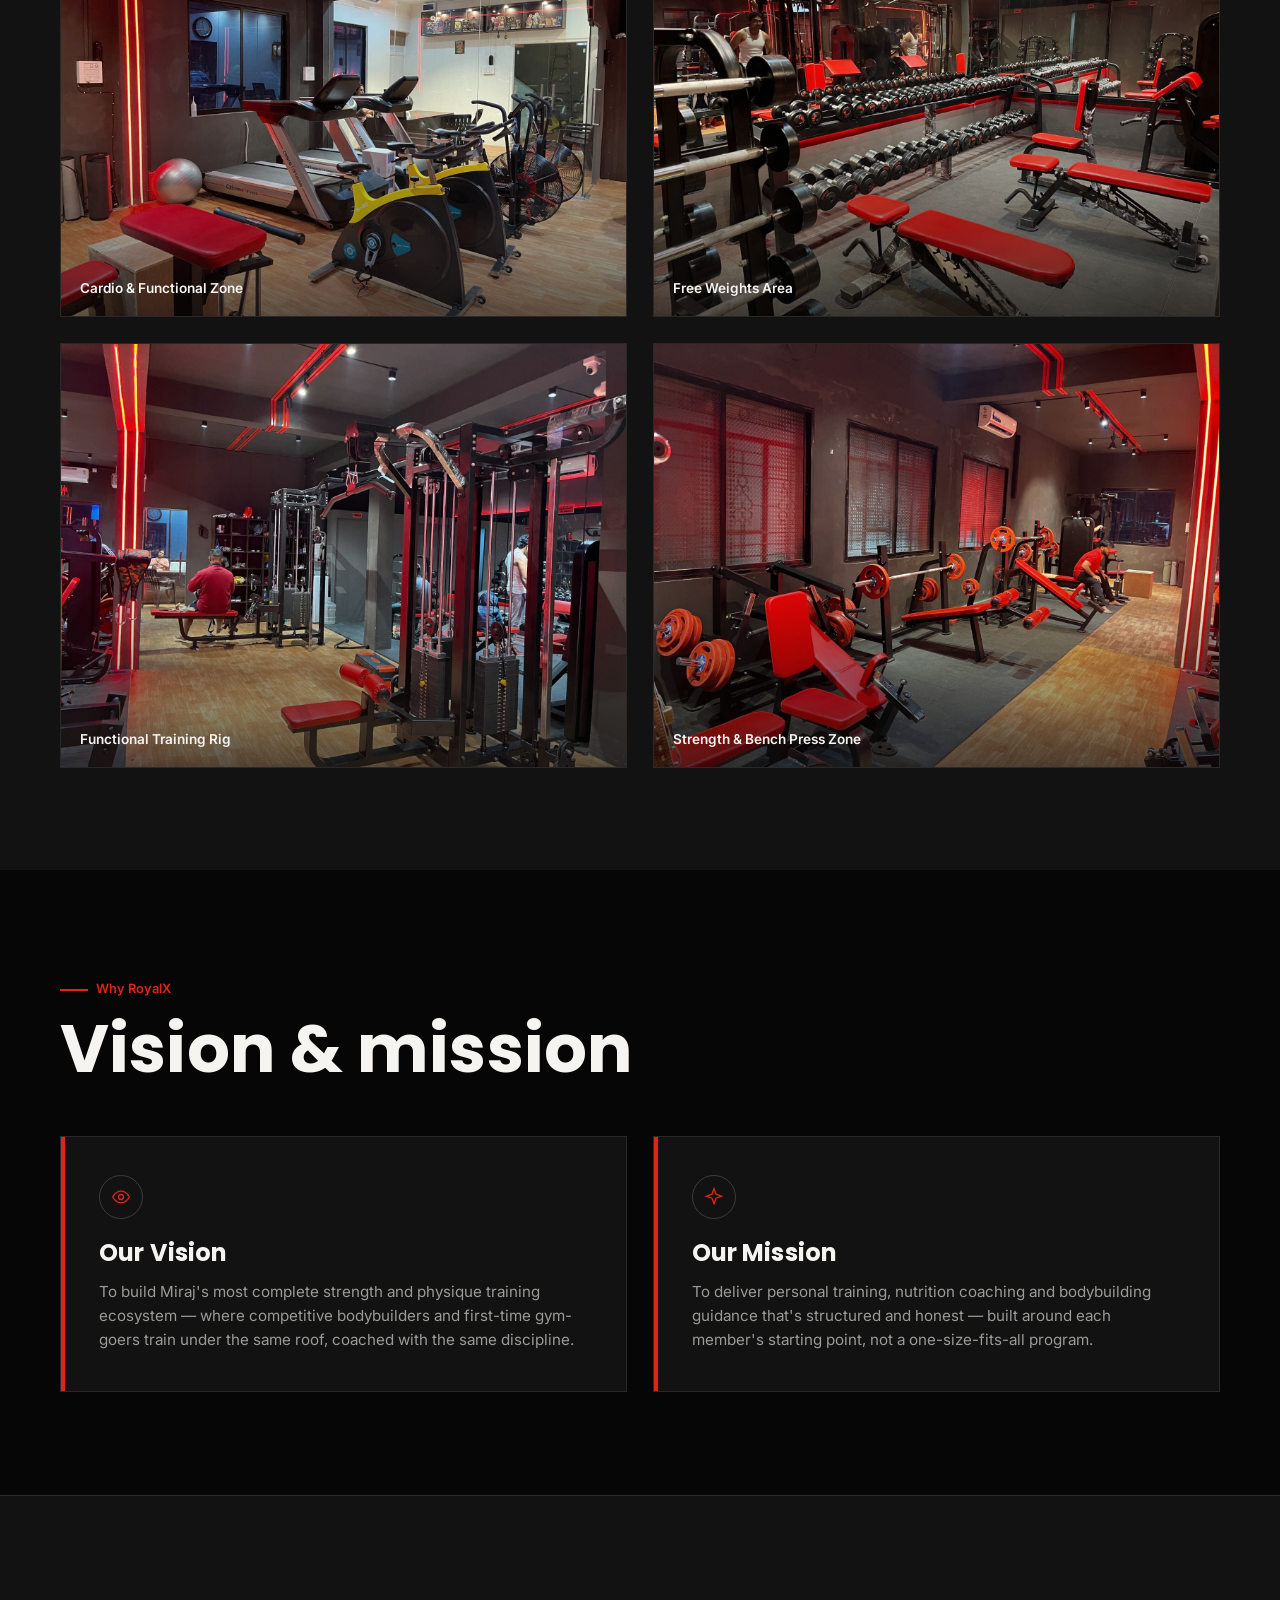
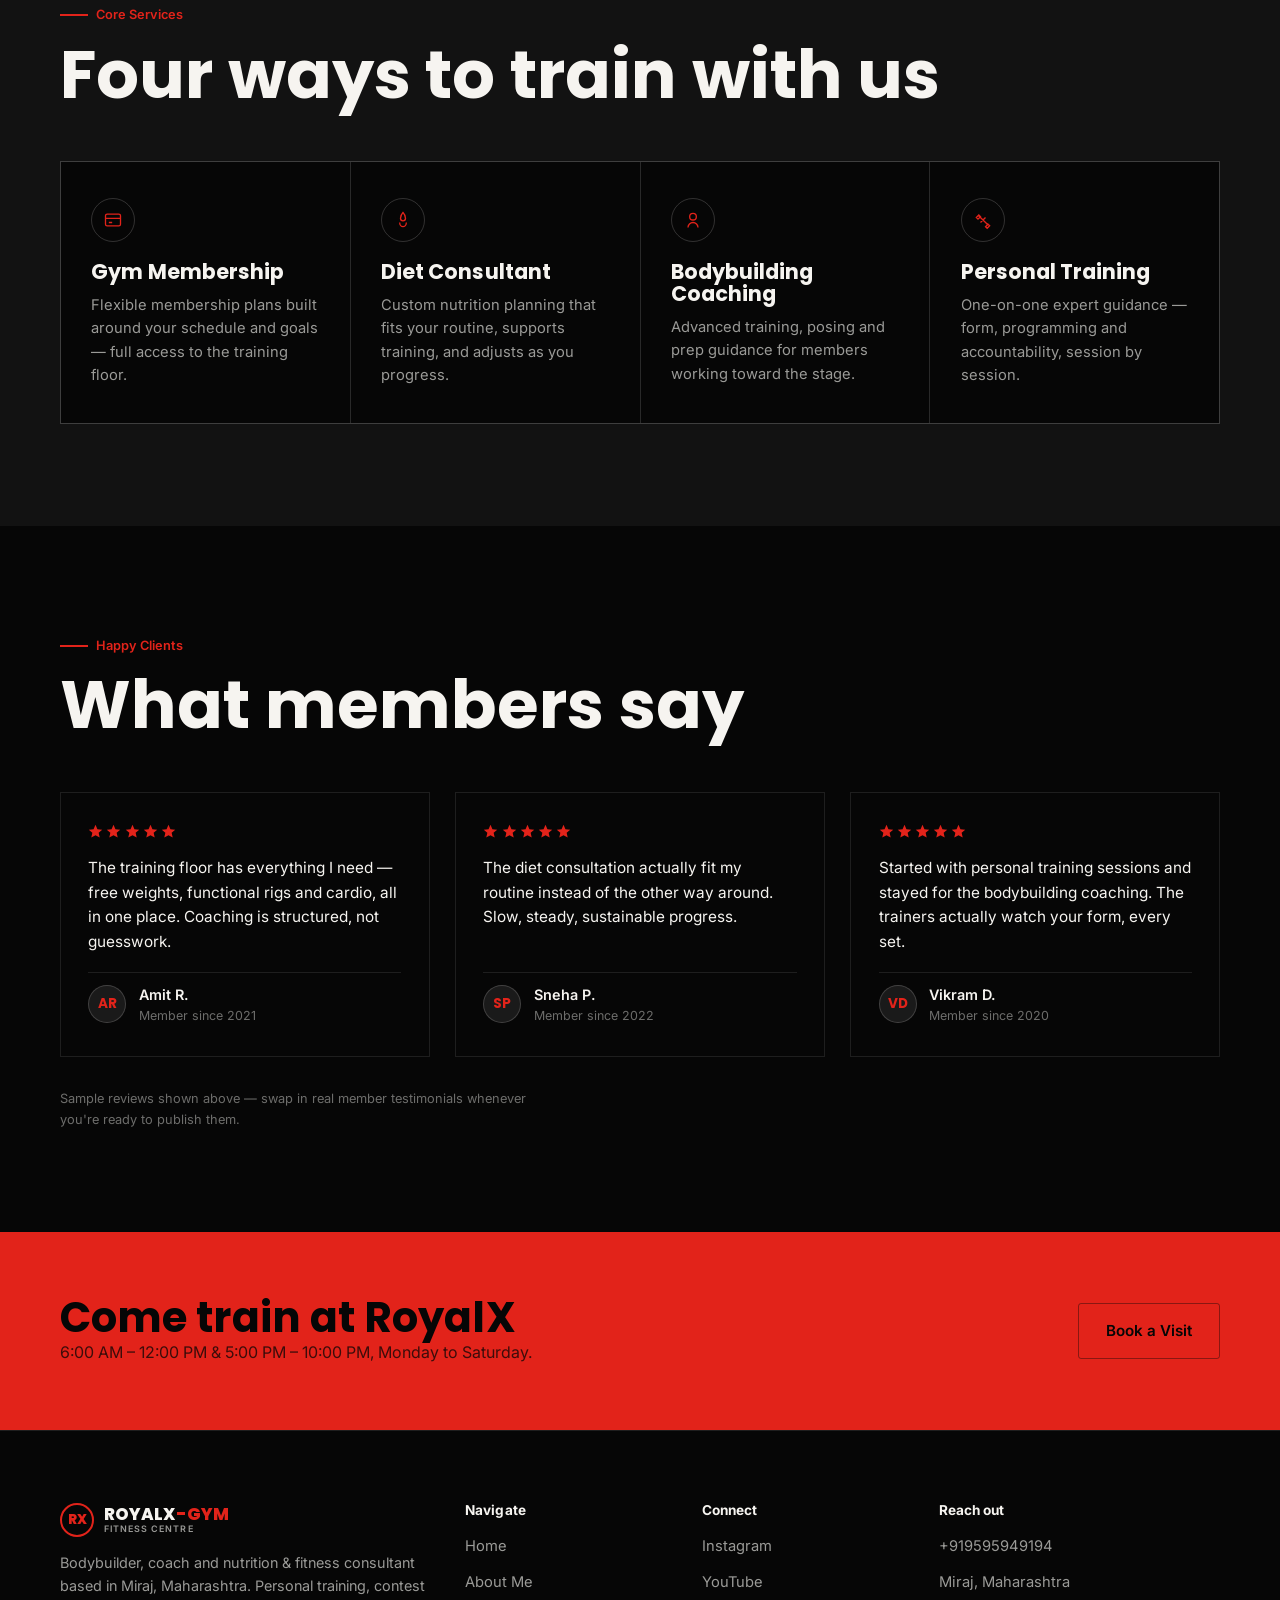
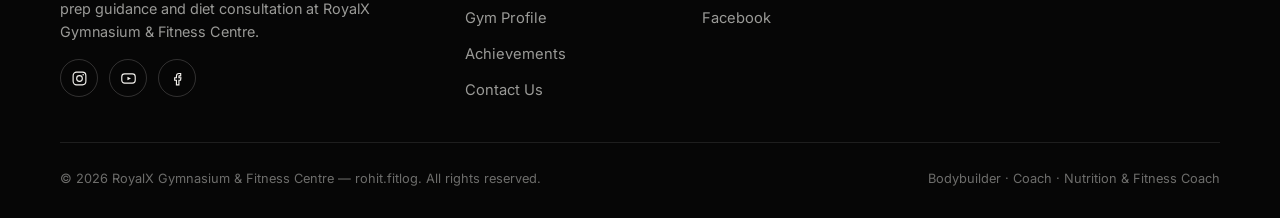
<file: gym-profile.html>
<!doctype html>
<html lang="en">
<head>
<meta charset="UTF-8" />
<meta name="viewport" content="width=device-width, initial-scale=1" />
<title>Gym Profile | RoyalX Gymnasium &amp; Fitness Centre</title>
<meta name="description" content="RoyalX Gymnasium & Fitness Centre, Miraj — established 2014. 1000+ happy clients, expert trainers, personal training, diet consultation and bodybuilding coaching." />
<meta property="og:title" content="Gym Profile | RoyalX Gymnasium & Fitness Centre" />
<meta property="og:description" content="Established 2014. 1000+ happy clients. Personal training, diet consultation and bodybuilding coaching in Miraj, Maharashtra." />
<meta property="og:type" content="website" />
<meta property="og:image" content="assets/img/profile/gym-interior-02.jpg" />
<link rel="icon" href="data:," />
<link rel="preconnect" href="https://fonts.googleapis.com" />
<link rel="preconnect" href="https://fonts.gstatic.com" crossorigin />
<link href="https://fonts.googleapis.com/css2?family=Poppins:wght@600;700;800&family=Inter:wght@400;500;600;700&display=swap" rel="stylesheet" />
<link rel="stylesheet" href="css/style.css" />
<style>
  #profileHero::before { background-image: url('assets/img/profile/gym-interior-02.jpg'); }
</style>
</head>
<body>

<div id="site-header"></div>

<main>

  <section class="page-hero-media" id="profileHero">
    <div class="container">
      <span class="founded-badge"><span class="dot"></span> Established 2014</span>
      <span class="h-kicker">Gym Profile</span>
      <h1 class="display-1">RoyalX Gymnasium<br />&amp; Fitness Centre</h1>
      <p class="lede" style="margin-top:1.1rem;">Miraj's home for serious training — free weights, functional rigs and cardio, coached by Rohit Mhetre and the RoyalX team since 2014.</p>
      <div class="btn-row" style="margin-top:1.75rem;">
        <a class="btn btn-primary" href="contact.html">Book a Visit</a>
        <a class="btn btn-outline" href="#services">Our Services</a>
      </div>
    </div>
  </section>

  <section class="section-tight">
    <div class="container">
      <div class="stats-bar" data-reveal>
        <div class="stat-item">
          <span class="figure">2014</span>
          <span class="label">Established Since</span>
        </div>
        <div class="stat-item">
          <span class="figure">1000+</span>
          <span class="label">Happy Clients</span>
        </div>
        <div class="stat-item">
          <span class="figure">8+</span>
          <span class="label">Expert Trainers</span>
        </div>
        <div class="stat-item">
          <span class="figure">6AM–10PM</span>
          <span class="label">Open Daily, Split Shift</span>
        </div>
      </div>
      <p class="text-center" style="margin-top:1.5rem; color:var(--iron-dim); font-size:0.85rem;">
        Open Monday to Saturday, 6:00 AM – 12:00 PM &amp; 5:00 PM – 10:00 PM.
      </p>
    </div>
  </section>

  <section class="surface bordered-top" aria-labelledby="gallery-heading">
    <div class="container">
      <div class="section-head" data-reveal>
        <div>
          <span class="h-kicker">Inside RoyalX</span>
          <h2 id="gallery-heading" class="display-2">A floor built for training</h2>
        </div>
        <p>Free weights, functional rigs, cardio and dedicated bench stations under one roof.</p>
      </div>
      <div class="quad-gallery" id="profileGallery" data-reveal>
        <figure>
          <img src="assets/img/profile/gym-interior-04.jpg" alt="RoyalX Gymnasium cardio and functional training zone with treadmills, spin bikes and air bike" loading="lazy" />
          <figcaption>Cardio &amp; Functional Zone</figcaption>
        </figure>
        <figure>
          <img src="assets/img/profile/gym-interior-03.jpg" alt="RoyalX Gymnasium free weights area with dumbbell racks and benches" loading="lazy" />
          <figcaption>Free Weights Area</figcaption>
        </figure>
        <figure>
          <img src="assets/img/profile/gym-interior-02.jpg" alt="RoyalX Gymnasium functional training rig with cable stations" loading="lazy" />
          <figcaption>Functional Training Rig</figcaption>
        </figure>
        <figure>
          <img src="assets/img/profile/gym-interior-01.jpg" alt="RoyalX Gymnasium strength and bench press zone with weight plates" loading="lazy" />
          <figcaption>Strength &amp; Bench Press Zone</figcaption>
        </figure>
      </div>
    </div>
  </section>

  <section aria-labelledby="vm-heading">
    <div class="container">
      <div class="section-head" data-reveal>
        <div>
          <span class="h-kicker">Why RoyalX</span>
          <h2 id="vm-heading" class="display-2">Vision &amp; mission</h2>
        </div>
      </div>
      <div class="vm-grid" data-reveal>
        <div class="vm-card">
          <span class="ic"><svg viewBox="0 0 24 24" fill="none" stroke="currentColor" stroke-width="1.6" width="26" height="26"><path d="M2 12s4-7 10-7 10 7 10 7-4 7-10 7-10-7-10-7z"/><circle cx="12" cy="12" r="3"/></svg></span>
          <h3>Our Vision</h3>
          <p>To build Miraj's most complete strength and physique training ecosystem — where competitive bodybuilders and first-time gym-goers train under the same roof, coached with the same discipline.</p>
        </div>
        <div class="vm-card">
          <span class="ic"><svg viewBox="0 0 24 24" fill="none" stroke="currentColor" stroke-width="1.6" width="26" height="26"><path d="M12 2l2.4 6.6L21 11l-6.6 2.4L12 20l-2.4-6.6L3 11l6.6-2.4z"/></svg></span>
          <h3>Our Mission</h3>
          <p>To deliver personal training, nutrition coaching and bodybuilding guidance that's structured and honest — built around each member's starting point, not a one-size-fits-all program.</p>
        </div>
      </div>
    </div>
  </section>

  <section class="surface bordered-top" id="services" aria-labelledby="services-heading">
    <div class="container">
      <div class="section-head" data-reveal>
        <div>
          <span class="h-kicker">Core Services</span>
          <h2 id="services-heading" class="display-2">Four ways to train with us</h2>
        </div>
      </div>
      <div class="grid-cards cols-4" data-reveal>
        <div class="card">
          <span class="ic" style="margin-bottom:1.2rem;">
            <svg viewBox="0 0 24 24" fill="none" stroke="currentColor" stroke-width="1.6"><rect x="3" y="5" width="18" height="14" rx="2"/><path d="M3 10h18M7 15h4"/></svg>
          </span>
          <h3>Gym Membership</h3>
          <p>Flexible membership plans built around your schedule and goals — full access to the training floor.</p>
        </div>
        <div class="card">
          <span class="ic" style="margin-bottom:1.2rem;">
            <svg viewBox="0 0 24 24" fill="none" stroke="currentColor" stroke-width="1.6"><path d="M12 3c2 2 3 4.5 3 7a3 3 0 01-6 0c0-2.5 1-5 3-7z"/><path d="M8 15c0 3 2 5 4 5s4-2 4-5"/></svg>
          </span>
          <h3>Diet Consultant</h3>
          <p>Custom nutrition planning that fits your routine, supports training, and adjusts as you progress.</p>
        </div>
        <div class="card">
          <span class="ic" style="margin-bottom:1.2rem;">
            <svg viewBox="0 0 24 24" fill="none" stroke="currentColor" stroke-width="1.6"><circle cx="12" cy="8" r="4"/><path d="M6 21c0-3.3 2.7-6 6-6s6 2.7 6 6"/></svg>
          </span>
          <h3>Bodybuilding Coaching</h3>
          <p>Advanced training, posing and prep guidance for members working toward the stage.</p>
        </div>
        <div class="card">
          <span class="ic" style="margin-bottom:1.2rem;">
            <svg viewBox="0 0 24 24" fill="none" stroke="currentColor" stroke-width="1.6"><path d="M6.5 6.5l11 11M4 9l3-3 2 2-3 3zM15 20l3-3 2 2-3 3zM9 15l6-6"/></svg>
          </span>
          <h3>Personal Training</h3>
          <p>One-on-one expert guidance — form, programming and accountability, session by session.</p>
        </div>
      </div>
    </div>
  </section>

  <section aria-labelledby="testimonials-heading">
    <div class="container">
      <div class="section-head" data-reveal>
        <div>
          <span class="h-kicker">Happy Clients</span>
          <h2 id="testimonials-heading" class="display-2">What members say</h2>
        </div>
      </div>
      <div class="testimonial-grid" data-reveal>
        <div class="testimonial-card">
          <div class="stars">
            <svg viewBox="0 0 20 20"><path d="M10 1l2.6 5.9 6.4.6-4.8 4.3 1.4 6.2L10 14.9 4.4 18l1.4-6.2L1 7.5l6.4-.6z"/></svg>
            <svg viewBox="0 0 20 20"><path d="M10 1l2.6 5.9 6.4.6-4.8 4.3 1.4 6.2L10 14.9 4.4 18l1.4-6.2L1 7.5l6.4-.6z"/></svg>
            <svg viewBox="0 0 20 20"><path d="M10 1l2.6 5.9 6.4.6-4.8 4.3 1.4 6.2L10 14.9 4.4 18l1.4-6.2L1 7.5l6.4-.6z"/></svg>
            <svg viewBox="0 0 20 20"><path d="M10 1l2.6 5.9 6.4.6-4.8 4.3 1.4 6.2L10 14.9 4.4 18l1.4-6.2L1 7.5l6.4-.6z"/></svg>
            <svg viewBox="0 0 20 20"><path d="M10 1l2.6 5.9 6.4.6-4.8 4.3 1.4 6.2L10 14.9 4.4 18l1.4-6.2L1 7.5l6.4-.6z"/></svg>
          </div>
          <p class="quote-text">The training floor has everything I need — free weights, functional rigs and cardio, all in one place. Coaching is structured, not guesswork.</p>
          <div class="who">
            <span class="avatar">AR</span>
            <span class="who-meta"><span class="name">Amit R.</span><span class="tag">Member since 2021</span></span>
          </div>
        </div>
        <div class="testimonial-card">
          <div class="stars">
            <svg viewBox="0 0 20 20"><path d="M10 1l2.6 5.9 6.4.6-4.8 4.3 1.4 6.2L10 14.9 4.4 18l1.4-6.2L1 7.5l6.4-.6z"/></svg>
            <svg viewBox="0 0 20 20"><path d="M10 1l2.6 5.9 6.4.6-4.8 4.3 1.4 6.2L10 14.9 4.4 18l1.4-6.2L1 7.5l6.4-.6z"/></svg>
            <svg viewBox="0 0 20 20"><path d="M10 1l2.6 5.9 6.4.6-4.8 4.3 1.4 6.2L10 14.9 4.4 18l1.4-6.2L1 7.5l6.4-.6z"/></svg>
            <svg viewBox="0 0 20 20"><path d="M10 1l2.6 5.9 6.4.6-4.8 4.3 1.4 6.2L10 14.9 4.4 18l1.4-6.2L1 7.5l6.4-.6z"/></svg>
            <svg viewBox="0 0 20 20"><path d="M10 1l2.6 5.9 6.4.6-4.8 4.3 1.4 6.2L10 14.9 4.4 18l1.4-6.2L1 7.5l6.4-.6z"/></svg>
          </div>
          <p class="quote-text">The diet consultation actually fit my routine instead of the other way around. Slow, steady, sustainable progress.</p>
          <div class="who">
            <span class="avatar">SP</span>
            <span class="who-meta"><span class="name">Sneha P.</span><span class="tag">Member since 2022</span></span>
          </div>
        </div>
        <div class="testimonial-card">
          <div class="stars">
            <svg viewBox="0 0 20 20"><path d="M10 1l2.6 5.9 6.4.6-4.8 4.3 1.4 6.2L10 14.9 4.4 18l1.4-6.2L1 7.5l6.4-.6z"/></svg>
            <svg viewBox="0 0 20 20"><path d="M10 1l2.6 5.9 6.4.6-4.8 4.3 1.4 6.2L10 14.9 4.4 18l1.4-6.2L1 7.5l6.4-.6z"/></svg>
            <svg viewBox="0 0 20 20"><path d="M10 1l2.6 5.9 6.4.6-4.8 4.3 1.4 6.2L10 14.9 4.4 18l1.4-6.2L1 7.5l6.4-.6z"/></svg>
            <svg viewBox="0 0 20 20"><path d="M10 1l2.6 5.9 6.4.6-4.8 4.3 1.4 6.2L10 14.9 4.4 18l1.4-6.2L1 7.5l6.4-.6z"/></svg>
            <svg viewBox="0 0 20 20"><path d="M10 1l2.6 5.9 6.4.6-4.8 4.3 1.4 6.2L10 14.9 4.4 18l1.4-6.2L1 7.5l6.4-.6z"/></svg>
          </div>
          <p class="quote-text">Started with personal training sessions and stayed for the bodybuilding coaching. The trainers actually watch your form, every set.</p>
          <div class="who">
            <span class="avatar">VD</span>
            <span class="who-meta"><span class="name">Vikram D.</span><span class="tag">Member since 2020</span></span>
          </div>
        </div>
      </div>
      <p class="testimonial-note">Sample reviews shown above — swap in real member testimonials whenever you're ready to publish them.</p>
    </div>
  </section>

  <section class="band" aria-labelledby="profile-cta-heading">
    <div class="container">
      <div>
        <h2 id="profile-cta-heading" class="display-3">Come train at RoyalX</h2>
        <p>6:00 AM – 12:00 PM &amp; 5:00 PM – 10:00 PM, Monday to Saturday.</p>
      </div>
      <div class="btn-row">
        <a class="btn btn-outline" href="contact.html">Book a Visit</a>
      </div>
    </div>
  </section>

</main>

<div id="site-footer"></div>

<script src="js/lightbox.js"></script>
<script src="js/components.js"></script>
<script>
  document.addEventListener("DOMContentLoaded", function () {
    initLightbox("#profileGallery figure");
  });
</script>
</body>
</html>
</file>
<file: css/style.css>
/* ==========================================================================
   rohit.fitlog / RoyalX Gymnasium & Fitness Centre — design system
   ========================================================================== */

:root {
  /* Color */
  --void: #060606;          /* deepest background */
  --coal: #121212;          /* raised surface / cards */
  --coal-2: #1a1a1a;        /* hover surface */
  --ember: #e2231a;         /* primary red — brand accent */
  --ember-dim: #a3160f;     /* pressed / dark red */
  --ember-glow: rgba(226, 35, 26, 0.35);
  --bone: #f6f4f0;          /* primary text on dark (warm white) */
  --iron: #9a9a97;          /* secondary text */
  --iron-dim: #6d6d6b;      /* tertiary text */
  --line: rgba(246, 244, 240, 0.1);   /* hairline border */
  --line-strong: rgba(246, 244, 240, 0.18);

  /* Type */
  --font-display: "Poppins", "Montserrat", "Arial", sans-serif;
  --font-body: "Inter", "Roboto", "Segoe UI", Arial, sans-serif;

  /* Scale */
  --gap: clamp(1rem, 2vw, 1.75rem);
  --container: 1240px;
  --radius: 3px;

  /* Motion */
  --ease: cubic-bezier(.22, .68, 0, 1);
}

@media (prefers-reduced-motion: reduce) {
  * { animation-duration: 0.001ms !important; animation-iteration-count: 1 !important; transition-duration: 0.001ms !important; scroll-behavior: auto !important; }
}

* { box-sizing: border-box; }
html { scroll-behavior: smooth; }

body {
  margin: 0;
  background: var(--void);
  color: var(--bone);
  font-family: var(--font-body);
  font-size: 16px;
  line-height: 1.6;
  -webkit-font-smoothing: antialiased;
  overflow-x: hidden;
}

img { max-width: 100%; display: block; }
a { color: inherit; text-decoration: none; }
ul { margin: 0; padding: 0; list-style: none; }
button { font: inherit; cursor: pointer; }

::selection { background: var(--ember); color: var(--bone); }

:focus-visible {
  outline: 2px solid var(--ember);
  outline-offset: 3px;
}

.container {
  width: 100%;
  max-width: var(--container);
  margin: 0 auto;
  padding: 0 clamp(1.25rem, 4vw, 2.5rem);
}

.visually-hidden {
  position: absolute !important;
  width: 1px; height: 1px;
  padding: 0; margin: -1px;
  overflow: hidden;
  clip: rect(0,0,0,0);
  white-space: nowrap;
  border: 0;
}

/* --------------------------------------------------------------------- */
/* Typography                                                             */
/* --------------------------------------------------------------------- */

h1, h2, h3, h4 {
  font-family: var(--font-display);
  font-weight: 700;
  line-height: 1.05;
  margin: 0;
  letter-spacing: 0.002em;
}

.h-kicker {
  display: inline-flex;
  align-items: center;
  gap: 0.6em;
  font-family: var(--font-body);
  font-weight: 600;
  font-size: 0.8rem;
  color: var(--ember);
  margin-bottom: 0.9rem;
}
.h-kicker::before {
  content: "";
  width: 28px;
  height: 2px;
  background: var(--ember);
  display: inline-block;
}

.display-1 { font-size: clamp(3rem, 8.5vw, 6.6rem); font-weight: 800; }
.display-2 { font-size: clamp(2.2rem, 5.5vw, 4.2rem); font-weight: 700; }
.display-3 { font-size: clamp(1.7rem, 3.6vw, 2.6rem); font-weight: 700; }

p { margin: 0 0 1rem; color: var(--iron); max-width: 62ch; }
p:last-child { margin-bottom: 0; }

.lede {
  font-size: clamp(1.05rem, 1.6vw, 1.25rem);
  color: var(--bone);
  max-width: 46ch;
}

.section-head {
  display: flex;
  align-items: flex-end;
  justify-content: space-between;
  gap: 2rem;
  margin-bottom: clamp(2rem, 4vw, 3.25rem);
  flex-wrap: wrap;
}
.section-head p { margin: 0; }

/* --------------------------------------------------------------------- */
/* Buttons                                                                */
/* --------------------------------------------------------------------- */

.btn {
  display: inline-flex;
  align-items: center;
  gap: 0.6rem;
  padding: 0.95rem 1.7rem;
  font-family: var(--font-body);
  font-weight: 600;
  font-size: 0.95rem;
  border: 1px solid transparent;
  border-radius: var(--radius);
  transition: transform 0.25s var(--ease), background 0.25s var(--ease), border-color .25s var(--ease), color .25s var(--ease);
  white-space: nowrap;
}
.btn:active { transform: scale(0.97); }

.btn-primary {
  background: var(--ember);
  color: var(--bone);
}
.btn-primary:hover { background: #ff2c20; }

.btn-outline {
  border-color: var(--line-strong);
  color: var(--bone);
  background: transparent;
}
.btn-outline:hover { border-color: var(--ember); color: var(--ember); }

.btn-ghost {
  color: var(--bone);
  padding-left: 0;
  padding-right: 0;
  border-bottom: 1px solid var(--line-strong);
  border-radius: 0;
}
.btn-ghost:hover { border-color: var(--ember); color: var(--ember); }

.btn-row { display: flex; gap: 0.9rem; flex-wrap: wrap; }

/* --------------------------------------------------------------------- */
/* Header / Nav                                                           */
/* --------------------------------------------------------------------- */

.site-header {
  position: fixed;
  top: 0; left: 0; right: 0;
  z-index: 200;
  display: flex;
  align-items: center;
  justify-content: space-between;
  padding: 1.15rem clamp(1.25rem, 4vw, 2.5rem);
  background: linear-gradient(to bottom, rgba(6,6,6,0.85), rgba(6,6,6,0));
  transition: background 0.3s var(--ease), border-color .3s var(--ease), backdrop-filter .3s var(--ease);
  border-bottom: 1px solid transparent;
}
.site-header.is-scrolled {
  background: rgba(6,6,6,0.92);
  backdrop-filter: blur(10px);
  border-color: var(--line);
}

.brand {
  font-family: var(--font-display);
  font-size: 1.4rem;
  font-weight: 700;
  color: var(--bone);
  display: flex;
  align-items: baseline;
  gap: 0.15rem;
  z-index: 210;
}
.brand span { color: var(--ember); }

/* Alternate crest-style lockup used for RoyalX Gymnasium branding */
.brand-royalx {
  font-family: var(--font-display);
  font-weight: 700;
  color: var(--bone);
  display: flex;
  align-items: center;
  gap: 0.6rem;
  z-index: 210;
}
.brand-royalx .mark {
  width: 34px; height: 34px;
  border: 2px solid var(--ember);
  border-radius: 50%;
  display: inline-flex; align-items: center; justify-content: center;
  font-size: 0.85rem;
  font-weight: 800;
  color: var(--ember);
  flex-shrink: 0;
}
.brand-royalx .wordmark { display: flex; flex-direction: column; line-height: 1.05; }
.brand-royalx .wordmark .top { font-size: 1.05rem; font-weight: 800; letter-spacing: 0.01em; }
.brand-royalx .wordmark .top span { color: var(--ember); }
.brand-royalx .wordmark .bottom {
  font-family: var(--font-body);
  font-size: 0.56rem;
  font-weight: 600;
  letter-spacing: 0.12em;
  color: var(--iron);
  text-transform: uppercase;
}

.nav-desktop {
  display: none;
}
.nav-desktop ul { display: flex; gap: 1.9rem; align-items: center; }
.nav-desktop a {
  font-size: 0.92rem;
  font-weight: 500;
  color: var(--bone);
  position: relative;
  padding: 0.3rem 0;
  white-space: nowrap;
}
.nav-desktop a::after {
  content: "";
  position: absolute;
  left: 0; right: 100%;
  bottom: -2px;
  height: 2px;
  background: var(--ember);
  transition: right 0.3s var(--ease);
}
.nav-desktop a:hover::after,
.nav-desktop a[aria-current="page"]::after { right: 0; }
.nav-desktop a[aria-current="page"] { color: var(--ember); }

.nav-cta { display: none; }

.nav-toggle {
  z-index: 210;
  width: 44px; height: 44px;
  display: inline-flex;
  align-items: center;
  justify-content: center;
  background: transparent;
  border: 1px solid var(--line-strong);
  border-radius: var(--radius);
  color: var(--bone);
}
.nav-toggle svg { width: 20px; height: 20px; }
.nav-toggle .icon-close { display: none; }
.nav-toggle[aria-expanded="true"] .icon-open { display: none; }
.nav-toggle[aria-expanded="true"] .icon-close { display: block; }

.nav-mobile {
  position: fixed;
  inset: 0;
  background: var(--void);
  z-index: 190;
  display: flex;
  flex-direction: column;
  justify-content: center;
  padding: 2rem clamp(1.25rem, 8vw, 4rem);
  transform: translateX(100%);
  transition: transform 0.45s var(--ease);
  overflow-y: auto;
}
.nav-mobile.is-open { transform: translateX(0); }
.nav-mobile ul { display: flex; flex-direction: column; gap: 0.4rem; }
.nav-mobile a {
  font-family: var(--font-display);
  font-size: clamp(1.8rem, 10vw, 2.6rem);
  font-weight: 700;
  color: var(--bone);
  display: block;
  padding: 0.3rem 0;
  border-bottom: 1px solid var(--line);
}
.nav-mobile a[aria-current="page"] { color: var(--ember); }
.nav-mobile-foot {
  margin-top: 2.5rem;
  display: flex;
  gap: 1.25rem;
  flex-wrap: wrap;
}

@media (min-width: 1040px) {
  .nav-desktop { display: block; }
  .nav-cta { display: inline-flex; }
  .nav-toggle { display: none; }
}

/* --------------------------------------------------------------------- */
/* Hero (home)                                                            */
/* --------------------------------------------------------------------- */

.hero {
  position: relative;
  min-height: 100svh;
  display: grid;
  grid-template-columns: 1fr;
  align-items: stretch;
  border-bottom: 1px solid var(--line);
}

.hero-media {
  position: relative;
  min-height: 46vh;
  order: -1;
  overflow: hidden;
}
.hero-media img {
  width: 100%; height: 100%;
  object-fit: cover;
  object-position: 50% 15%;
}
.hero-media::after {
  content: "";
  position: absolute; inset: 0;
  background: linear-gradient(180deg, rgba(6,6,6,0) 40%, var(--void) 100%);
}

.hero-copy {
  position: relative;
  padding: 7.5rem clamp(1.25rem, 5vw, 3.5rem) 3rem;
  display: flex;
  flex-direction: column;
  justify-content: center;
  gap: 1.6rem;
}

.hero-copy .name-line {
  border-left: 4px solid var(--ember);
  padding-left: clamp(0.9rem, 2vw, 1.4rem);
}
.hero-copy .name-line .first { display: block; color: var(--iron); font-size: clamp(1.5rem, 4.5vw, 2.3rem); font-family: var(--font-display); font-weight: 700; }
.hero-copy .name-line .last { display: block; }

.hero-role {
  color: var(--iron);
  font-size: clamp(0.95rem, 2vw, 1.1rem);
  max-width: 42ch;
}
.hero-role strong { color: var(--bone); font-weight: 600; }

@media (min-width: 860px) {
  .hero { grid-template-columns: 1.05fr 0.95fr; min-height: 100vh; }
  .hero-media { order: 2; min-height: 100%; }
  .hero-media::after { background: linear-gradient(90deg, var(--void) 0%, rgba(6,6,6,0) 28%); }
  .hero-copy { order: 1; padding-top: 8rem; }
}

.scroll-cue {
  position: absolute;
  bottom: 2rem; left: clamp(1.25rem, 5vw, 3.5rem);
  display: flex; align-items: center; gap: 0.7rem;
  color: var(--iron-dim);
  font-size: 0.8rem;
  letter-spacing: 0.04em;
}
.scroll-cue .line { width: 32px; height: 1px; background: var(--iron-dim); position: relative; overflow: hidden; }
.scroll-cue .line::after {
  content: ""; position: absolute; inset: 0; background: var(--ember);
  transform: translateX(-100%);
  animation: cue 2.4s var(--ease) infinite;
}
@keyframes cue { 0% { transform: translateX(-100%);} 50% { transform: translateX(0);} 100% { transform: translateX(100%);} }

/* --------------------------------------------------------------------- */
/* Page hero (interior pages)                                             */
/* --------------------------------------------------------------------- */

.page-hero {
  padding: 9.5rem clamp(1.25rem, 5vw, 3.5rem) 3.5rem;
  border-bottom: 1px solid var(--line);
  position: relative;
}
.page-hero .h-kicker { margin-bottom: 1.1rem; }
.page-hero p { margin-top: 1rem; }

/* Media page-hero (used by Gym Profile) — background photo with overlay */
.page-hero-media {
  position: relative;
  padding: 9.5rem clamp(1.25rem, 5vw, 3.5rem) 4.5rem;
  border-bottom: 1px solid var(--line);
  overflow: hidden;
  isolation: isolate;
}
.page-hero-media::before {
  content: "";
  position: absolute; inset: 0;
  z-index: -2;
  background-size: cover;
  background-position: center 30%;
}
.page-hero-media::after {
  content: "";
  position: absolute; inset: 0;
  z-index: -1;
  background:
    linear-gradient(180deg, rgba(6,6,6,0.55) 0%, rgba(6,6,6,0.88) 65%, var(--void) 100%);
}
.page-hero-media .founded-badge {
  display: inline-flex;
  align-items: center;
  gap: 0.6rem;
  border: 1px solid var(--line-strong);
  background: rgba(18,18,18,0.6);
  backdrop-filter: blur(6px);
  padding: 0.55rem 1.1rem;
  border-radius: 999px;
  font-size: 0.82rem;
  font-weight: 600;
  color: var(--bone);
  margin-bottom: 1.4rem;
}
.page-hero-media .founded-badge .dot {
  width: 7px; height: 7px; border-radius: 50%; background: var(--ember);
}

/* --------------------------------------------------------------------- */
/* Sections                                                               */
/* --------------------------------------------------------------------- */

section { padding: clamp(3.5rem, 8vw, 7rem) 0; }
.section-tight { padding: clamp(2rem, 5vw, 3.5rem) 0; }
.bordered-top { border-top: 1px solid var(--line); }
.surface { background: var(--coal); }

/* About preview / two column */
.split {
  display: grid;
  gap: clamp(2rem, 5vw, 4rem);
  grid-template-columns: 1fr;
  align-items: center;
}
@media (min-width: 900px) { .split { grid-template-columns: 0.9fr 1.1fr; } }
.split.reverse .split-media { order: -1; }
@media (min-width: 900px) { .split.reverse .split-media { order: 2; } }

.split-media { position: relative; }
.split-media img { width: 100%; object-fit: cover; aspect-ratio: 4/5; border: 1px solid var(--line); }
.split-media .tag {
  position: absolute;
  bottom: -1px; left: -1px;
  background: var(--ember);
  color: var(--bone);
  font-family: var(--font-display);
  font-weight: 700;
  padding: 0.5rem 1rem;
  font-size: 0.95rem;
}

/* Expertise / service cards */
.grid-cards {
  display: grid;
  gap: 1px;
  background: var(--line);
  border: 1px solid var(--line);
  grid-template-columns: 1fr;
}
@media (min-width: 640px) { .grid-cards { grid-template-columns: 1fr 1fr; } }
@media (min-width: 1000px) { .grid-cards.cols-3 { grid-template-columns: repeat(3, 1fr); } }
@media (min-width: 1000px) { .grid-cards.cols-4 { grid-template-columns: repeat(4, 1fr); } }
@media (min-width: 1000px) { .grid-cards.cols-5 { grid-template-columns: repeat(5, 1fr); } }

.card {
  background: var(--void);
  padding: 2.2rem 1.9rem;
  transition: background 0.3s var(--ease);
}
.card:hover { background: var(--coal); }
.card .num {
  font-family: var(--font-display);
  color: var(--ember);
  font-size: 1rem;
  margin-bottom: 1.4rem;
}
.card h3 {
  font-size: 1.3rem;
  margin-bottom: 0.7rem;
  font-weight: 700;
}
.card p { font-size: 0.92rem; margin: 0; }

.ic, .contact-card .ic {
  width: 44px; height: 44px;
  display: inline-flex; align-items: center; justify-content: center;
  border: 1px solid var(--line-strong);
  border-radius: 50%;
  color: var(--ember);
}
.ic svg, .contact-card .ic svg { width: 20px; height: 20px; }

/* Stat / achievement placement cards */
.stat-row {
  display: grid;
  gap: 1px;
  background: var(--line);
  border: 1px solid var(--line);
  grid-template-columns: 1fr;
  margin: 2.5rem 0;
}
@media (min-width: 760px) { .stat-row { grid-template-columns: repeat(3, 1fr); } }
.stat {
  background: var(--void);
  padding: 2rem 1.75rem;
}
.stat .place {
  font-family: var(--font-display);
  font-size: clamp(3rem, 7vw, 4rem);
  color: var(--ember);
  line-height: 1;
  font-weight: 800;
}
.stat .place sup { font-size: 0.4em; top: -1.2em; }
.stat .meta { color: var(--bone); font-weight: 600; margin-top: 0.6rem; display: block; }
.stat .year { color: var(--iron-dim); font-size: 0.85rem; }

/* Timeline (roles) */
.timeline { border-left: 1px solid var(--line-strong); margin-left: 0.4rem; }
.timeline-item { position: relative; padding: 0 0 2.1rem 1.75rem; }
.timeline-item:last-child { padding-bottom: 0; }
.timeline-item::before {
  content: "";
  position: absolute; left: -5px; top: 0.3rem;
  width: 9px; height: 9px; border-radius: 50%;
  background: var(--ember);
}
.timeline-item h4 { font-size: 1.05rem; font-weight: 700; margin-bottom: 0.3rem; }
.timeline-item p { font-size: 0.92rem; }

/* Philosophy / statement quote */
.quote {
  border-left: 4px solid var(--ember);
  padding-left: 1.6rem;
  font-family: var(--font-display);
  font-size: clamp(1.3rem, 2.8vw, 1.9rem);
  font-weight: 700;
  color: var(--bone);
  line-height: 1.3;
}

/* --------------------------------------------------------------------- */
/* Stats bar (Gym Profile)                                                */
/* --------------------------------------------------------------------- */

.stats-bar {
  display: grid;
  gap: 1px;
  background: var(--line);
  border: 1px solid var(--line);
  grid-template-columns: repeat(2, 1fr);
}
@media (min-width: 760px) { .stats-bar { grid-template-columns: repeat(4, 1fr); } }
.stats-bar .stat-item {
  background: var(--coal);
  padding: 2rem 1.5rem;
  text-align: center;
}
.stats-bar .stat-item .figure {
  font-family: var(--font-display);
  font-weight: 800;
  font-size: clamp(2.1rem, 4.5vw, 2.9rem);
  color: var(--ember);
  line-height: 1;
}
.stats-bar .stat-item .label {
  display: block;
  margin-top: 0.65rem;
  font-size: 0.82rem;
  color: var(--iron);
  font-weight: 500;
}

/* --------------------------------------------------------------------- */
/* Quad image gallery (Gym Profile)                                       */
/* --------------------------------------------------------------------- */

.quad-gallery {
  display: grid;
  gap: var(--gap);
  grid-template-columns: 1fr;
}
@media (min-width: 640px) { .quad-gallery { grid-template-columns: repeat(2, 1fr); } }

.quad-gallery figure {
  margin: 0;
  position: relative;
  aspect-ratio: 4/3;
  overflow: hidden;
  border: 1px solid var(--line);
  cursor: zoom-in;
}
.quad-gallery img {
  width: 100%; height: 100%; object-fit: cover;
  transition: transform 0.6s var(--ease), filter 0.6s var(--ease);
  filter: saturate(0.92);
}
.quad-gallery figure:hover img { transform: scale(1.08); filter: saturate(1.05); }
.quad-gallery figure::after {
  content: "";
  position: absolute; inset: 0;
  background: linear-gradient(180deg, rgba(6,6,6,0) 55%, rgba(6,6,6,0.85) 100%);
  opacity: 0.75;
  transition: opacity 0.4s var(--ease);
}
.quad-gallery figure:hover::after { opacity: 0.9; }
.quad-gallery figcaption {
  position: absolute; left: 0; right: 0; bottom: 0;
  padding: 1rem 1.2rem;
  font-size: 0.85rem;
  font-weight: 600;
  color: var(--bone);
  z-index: 2;
}

/* --------------------------------------------------------------------- */
/* Vision & Mission cards                                                 */
/* --------------------------------------------------------------------- */

.vm-grid {
  display: grid;
  gap: var(--gap);
  grid-template-columns: 1fr;
}
@media (min-width: 760px) { .vm-grid { grid-template-columns: 1fr 1fr; } }

.vm-card {
  border: 1px solid var(--line);
  background: var(--coal);
  padding: clamp(1.9rem, 3vw, 2.6rem);
  position: relative;
  overflow: hidden;
}
.vm-card::before {
  content: "";
  position: absolute; top: 0; left: 0; width: 4px; height: 100%;
  background: var(--ember);
}
.vm-card .ic { margin-bottom: 1.3rem; }
.vm-card h3 { font-size: 1.5rem; margin-bottom: 0.9rem; }
.vm-card p { font-size: 0.95rem; }

/* --------------------------------------------------------------------- */
/* Testimonials                                                          */
/* --------------------------------------------------------------------- */

.testimonial-grid {
  display: grid;
  gap: var(--gap);
  grid-template-columns: 1fr;
}
@media (min-width: 700px) { .testimonial-grid { grid-template-columns: repeat(2, 1fr); } }
@media (min-width: 1050px) { .testimonial-grid { grid-template-columns: repeat(3, 1fr); } }

.testimonial-card {
  border: 1px solid var(--line);
  background: var(--void);
  padding: 1.9rem 1.7rem;
  display: flex;
  flex-direction: column;
  gap: 1.1rem;
}
.testimonial-card .stars {
  display: flex;
  gap: 0.2rem;
  color: var(--ember);
}
.testimonial-card .stars svg { width: 15px; height: 15px; fill: var(--ember); }
.testimonial-card p.quote-text {
  color: var(--bone);
  font-size: 0.96rem;
  margin: 0;
  max-width: none;
  font-style: normal;
}
.testimonial-card .who {
  display: flex; align-items: center; gap: 0.8rem;
  margin-top: auto;
  padding-top: 0.6rem;
  border-top: 1px solid var(--line);
}
.testimonial-card .avatar {
  width: 38px; height: 38px; border-radius: 50%;
  background: var(--coal-2);
  border: 1px solid var(--line-strong);
  display: inline-flex; align-items: center; justify-content: center;
  font-family: var(--font-display);
  font-weight: 700;
  font-size: 0.85rem;
  color: var(--ember);
  flex-shrink: 0;
}
.testimonial-card .who-meta { display: flex; flex-direction: column; }
.testimonial-card .who-meta .name { font-weight: 600; font-size: 0.9rem; color: var(--bone); }
.testimonial-card .who-meta .tag { font-size: 0.78rem; color: var(--iron-dim); }

.testimonial-note {
  margin-top: 2rem;
  font-size: 0.8rem;
  color: var(--iron-dim);
}

/* --------------------------------------------------------------------- */
/* Achievements — year gallery                                            */
/* --------------------------------------------------------------------- */

.year-grid {
  display: grid;
  gap: var(--gap);
  grid-template-columns: repeat(2, 1fr);
}
@media (min-width: 640px) { .year-grid { grid-template-columns: repeat(3, 1fr); } }
@media (min-width: 980px) { .year-grid { grid-template-columns: repeat(4, 1fr); } }

.year-card {
  position: relative;
  aspect-ratio: 3/4;
  overflow: hidden;
  border: 1px solid var(--line);
  background: var(--coal);
}
.year-card img {
  width: 100%; height: 100%; object-fit: cover;
  transition: transform 0.6s var(--ease), filter 0.6s var(--ease);
  filter: saturate(0.9);
}
.year-card:hover img { transform: scale(1.08); filter: saturate(1.05); }
.year-card::after {
  content: "";
  position: absolute; inset: 0;
  background: linear-gradient(180deg, rgba(6,6,6,0.05) 40%, rgba(6,6,6,0.92) 100%);
}
.year-card .label {
  position: absolute; left: 0; right: 0; bottom: 0;
  padding: 1.1rem 1.2rem;
  z-index: 2;
  display: flex; align-items: baseline; justify-content: space-between;
}
.year-card .yr {
  font-family: var(--font-display);
  font-size: clamp(1.6rem, 4vw, 2.2rem);
  font-weight: 700;
}
.year-card .count { color: var(--iron); font-size: 0.8rem; }
.year-card .bar {
  position: absolute; top: 0; left: 0; right: 0; height: 3px;
  background: var(--ember);
  transform: scaleX(0); transform-origin: left;
  transition: transform 0.4s var(--ease);
}
.year-card:hover .bar { transform: scaleX(1); }

.empty-note {
  border: 1px dashed var(--line-strong);
  padding: 2.5rem;
  text-align: center;
  color: var(--iron);
}

/* Year detail gallery */
.year-detail-head {
  display: flex; align-items: center; justify-content: space-between;
  flex-wrap: wrap; gap: 1rem;
  margin-bottom: 2.5rem;
}
.back-link { display: inline-flex; align-items: center; gap: 0.5rem; color: var(--iron); font-weight: 600; font-size: 0.9rem; }
.back-link:hover { color: var(--ember); }
.back-link svg { width: 16px; height: 16px; }

.masonry {
  columns: 2;
  column-gap: var(--gap);
}
@media (min-width: 700px) { .masonry { columns: 3; } }
@media (min-width: 1100px) { .masonry { columns: 4; } }
.masonry figure {
  margin: 0 0 var(--gap);
  break-inside: avoid;
  position: relative;
  overflow: hidden;
  border: 1px solid var(--line);
  cursor: zoom-in;
}
.masonry img {
  width: 100%; display: block;
  transition: transform 0.5s var(--ease);
}
.masonry figure:hover img { transform: scale(1.05); }
.masonry figure::after {
  content: "";
  position: absolute; inset: 0;
  background: rgba(226,35,26,0); transition: background 0.3s var(--ease);
}
.masonry figure:hover::after { background: rgba(226,35,26,0.08); }

/* Lightbox */
.lightbox {
  position: fixed; inset: 0; z-index: 400;
  background: rgba(6,6,6,0.97);
  display: flex; align-items: center; justify-content: center;
  opacity: 0; visibility: hidden;
  transition: opacity 0.3s var(--ease);
}
.lightbox.is-open { opacity: 1; visibility: visible; }
.lightbox img {
  max-width: min(92vw, 1100px); max-height: 84vh;
  object-fit: contain;
  border: 1px solid var(--line-strong);
}
.lightbox-close, .lightbox-prev, .lightbox-next {
  position: absolute;
  width: 48px; height: 48px;
  display: inline-flex; align-items: center; justify-content: center;
  border: 1px solid var(--line-strong);
  background: rgba(18,18,18,0.7);
  color: var(--bone);
  border-radius: 50%;
}
.lightbox-close:hover, .lightbox-prev:hover, .lightbox-next:hover { border-color: var(--ember); color: var(--ember); }
.lightbox-close { top: 1.5rem; right: 1.5rem; }
.lightbox-prev { left: 1.5rem; top: 50%; transform: translateY(-50%); }
.lightbox-next { right: 1.5rem; top: 50%; transform: translateY(-50%); }
.lightbox-close svg, .lightbox-prev svg, .lightbox-next svg { width: 20px; height: 20px; }
.lightbox-counter {
  position: absolute; bottom: 1.5rem; left: 50%; transform: translateX(-50%);
  color: var(--iron); font-size: 0.85rem;
}

/* --------------------------------------------------------------------- */
/* Photo strip (home — In The Gym)                                       */
/* --------------------------------------------------------------------- */

.photo-strip {
  display: grid;
  gap: var(--gap);
  grid-template-columns: repeat(2, 1fr);
}
@media (min-width: 700px) { .photo-strip { grid-template-columns: repeat(3, 1fr); } }
@media (min-width: 1100px) { .photo-strip { grid-template-columns: repeat(6, 1fr); } }

.photo-strip figure {
  margin: 0;
  aspect-ratio: 3/4;
  overflow: hidden;
  border: 1px solid var(--line);
  position: relative;
  cursor: zoom-in;
}
.photo-strip img {
  width: 100%; height: 100%; object-fit: cover;
  transition: transform 0.5s var(--ease), filter 0.5s var(--ease);
  filter: saturate(0.92);
}
.photo-strip figure:hover img { transform: scale(1.06); filter: saturate(1.05); }

/* --------------------------------------------------------------------- */
/* Video cards                                                            */
/* --------------------------------------------------------------------- */

.video-grid {
  display: grid;
  gap: var(--gap);
  grid-template-columns: 1fr;
}
@media (min-width: 700px) { .video-grid { grid-template-columns: repeat(2, 1fr); } }
@media (min-width: 1050px) { .video-grid { grid-template-columns: repeat(3, 1fr); } }

.video-card {
  border: 1px solid var(--line);
  background: var(--coal);
  overflow: hidden;
}
.video-frame {
  position: relative;
  aspect-ratio: 16/9;
  background: #000;
  overflow: hidden;
}
.video-frame img { width: 100%; height: 100%; object-fit: cover; opacity: 0.75; }
.video-frame iframe { width: 100%; height: 100%; border: 0; }
.play-btn {
  position: absolute; inset: 0;
  display: flex; align-items: center; justify-content: center;
  background: rgba(6,6,6,0.25);
}
.play-btn .disc {
  width: 62px; height: 62px; border-radius: 50%;
  background: var(--ember);
  display: flex; align-items: center; justify-content: center;
  transition: transform 0.25s var(--ease);
  box-shadow: 0 0 0 0 var(--ember-glow);
}
.video-card:hover .play-btn .disc { transform: scale(1.08); }
.play-btn svg { width: 20px; height: 20px; margin-left: 3px; fill: var(--bone); }
.video-meta { padding: 1.1rem 1.3rem; }
.video-meta h3 { font-size: 1.05rem; font-weight: 600; font-family: var(--font-body); }

.video-empty {
  grid-column: 1 / -1;
  border: 1px dashed var(--line-strong);
  padding: 3rem 2rem;
  text-align: center;
}
.video-empty h3 { font-family: var(--font-display); font-size: 1.5rem; margin-bottom: 0.6rem; }

/* --------------------------------------------------------------------- */
/* Social CTA band                                                       */
/* --------------------------------------------------------------------- */

.band {
  background: var(--ember);
  color: var(--void);
  padding: clamp(2.5rem, 6vw, 4rem) 0;
}
.band .container { display: flex; align-items: center; justify-content: space-between; gap: 2rem; flex-wrap: wrap; }
.band h2 { color: var(--void); }
.band p { color: rgba(6,6,6,0.75); }
.band .btn-outline { border-color: rgba(6,6,6,0.4); color: var(--void); }
.band .btn-outline:hover { border-color: var(--void); background: var(--void); color: var(--bone); }

/* --------------------------------------------------------------------- */
/* Contact                                                                */
/* --------------------------------------------------------------------- */

.contact-grid {
  display: grid;
  gap: var(--gap);
  grid-template-columns: 1fr;
}
@media (min-width: 640px) { .contact-grid { grid-template-columns: repeat(2, 1fr); } }
@media (min-width: 1000px) { .contact-grid { grid-template-columns: repeat(4, 1fr); } }

.contact-card {
  border: 1px solid var(--line);
  padding: 1.9rem 1.6rem;
  display: flex; flex-direction: column; gap: 0.9rem;
  transition: border-color 0.25s var(--ease), background 0.25s var(--ease);
}
.contact-card:hover { border-color: var(--ember); background: var(--coal); }
.contact-card h3 { font-size: 1.05rem; font-family: var(--font-body); font-weight: 700; }
.contact-card span { color: var(--iron); font-size: 0.88rem; }

.contact-layout {
  display: grid;
  gap: clamp(2.5rem, 6vw, 5rem);
  grid-template-columns: 1fr;
}
@media (min-width: 940px) { .contact-layout { grid-template-columns: 1fr 1fr; } }

.field { margin-bottom: 1.3rem; }
.field label { display: block; font-size: 0.85rem; font-weight: 600; margin-bottom: 0.5rem; color: var(--bone); }
.field input, .field textarea {
  width: 100%;
  background: var(--coal);
  border: 1px solid var(--line-strong);
  color: var(--bone);
  padding: 0.9rem 1rem;
  font-family: var(--font-body);
  font-size: 0.95rem;
  border-radius: var(--radius);
  transition: border-color 0.2s var(--ease);
}
.field input:focus, .field textarea:focus { border-color: var(--ember); }
.field textarea { min-height: 130px; resize: vertical; }
.field .err {
  display: none;
  color: var(--ember);
  font-size: 0.8rem;
  margin-top: 0.4rem;
}
.field.has-error input, .field.has-error textarea { border-color: var(--ember); }
.field.has-error .err { display: block; }

.form-note {
  font-size: 0.82rem;
  color: var(--iron-dim);
  margin-top: 1rem;
}
.form-success {
  display: none;
  border: 1px solid var(--ember);
  padding: 1.1rem 1.3rem;
  margin-top: 1rem;
  color: var(--bone);
  font-size: 0.92rem;
}
.form-success.is-visible { display: block; }

.map-embed {
  border: 1px solid var(--line);
  aspect-ratio: 4/3;
  overflow: hidden;
}
.map-embed iframe { width: 100%; height: 100%; border: 0; filter: grayscale(0.4) invert(0.92) contrast(0.9); }

/* --------------------------------------------------------------------- */
/* Footer                                                                 */
/* --------------------------------------------------------------------- */

.site-footer {
  border-top: 1px solid var(--line);
  padding: clamp(3rem, 6vw, 4.5rem) 0 1.75rem;
}
.footer-grid {
  display: grid;
  gap: 2.5rem;
  grid-template-columns: 1fr;
  padding-bottom: 2.5rem;
  border-bottom: 1px solid var(--line);
}
@media (min-width: 760px) { .footer-grid { grid-template-columns: 1.3fr 0.7fr 0.7fr 1fr; } }
.footer-brand .brand,
.footer-brand .brand-royalx { margin-bottom: 0.9rem; }
.footer-brand p { font-size: 0.9rem; }
.footer-col h4 { font-family: var(--font-body); font-size: 0.85rem; font-weight: 700; margin-bottom: 1rem; color: var(--bone); }
.footer-col ul { display: flex; flex-direction: column; gap: 0.65rem; }
.footer-col a { color: var(--iron); font-size: 0.92rem; }
.footer-col a:hover { color: var(--ember); }
.footer-social { display: flex; gap: 0.7rem; margin-top: 0.3rem; }
.footer-social a {
  width: 38px; height: 38px;
  border: 1px solid var(--line-strong);
  border-radius: 50%;
  display: inline-flex; align-items: center; justify-content: center;
}
.footer-social a:hover { border-color: var(--ember); color: var(--ember); }
.footer-social svg { width: 17px; height: 17px; }
.footer-bottom {
  display: flex; justify-content: space-between; align-items: center;
  flex-wrap: wrap; gap: 0.75rem;
  padding-top: 1.6rem;
  font-size: 0.8rem;
  color: var(--iron-dim);
}

/* --------------------------------------------------------------------- */
/* Scroll reveal (single orchestrated pattern)                           */
/* --------------------------------------------------------------------- */

[data-reveal] {
  opacity: 0;
  transform: translateY(18px);
  transition: opacity 0.7s var(--ease), transform 0.7s var(--ease);
}
[data-reveal].is-visible { opacity: 1; transform: translateY(0); }

/* --------------------------------------------------------------------- */
/* Misc utility                                                           */
/* --------------------------------------------------------------------- */

.mt-0 { margin-top: 0; }
.text-center { text-align: center; }
.eyebrow-plain { color: var(--iron); font-size: 0.9rem; }
</file>
